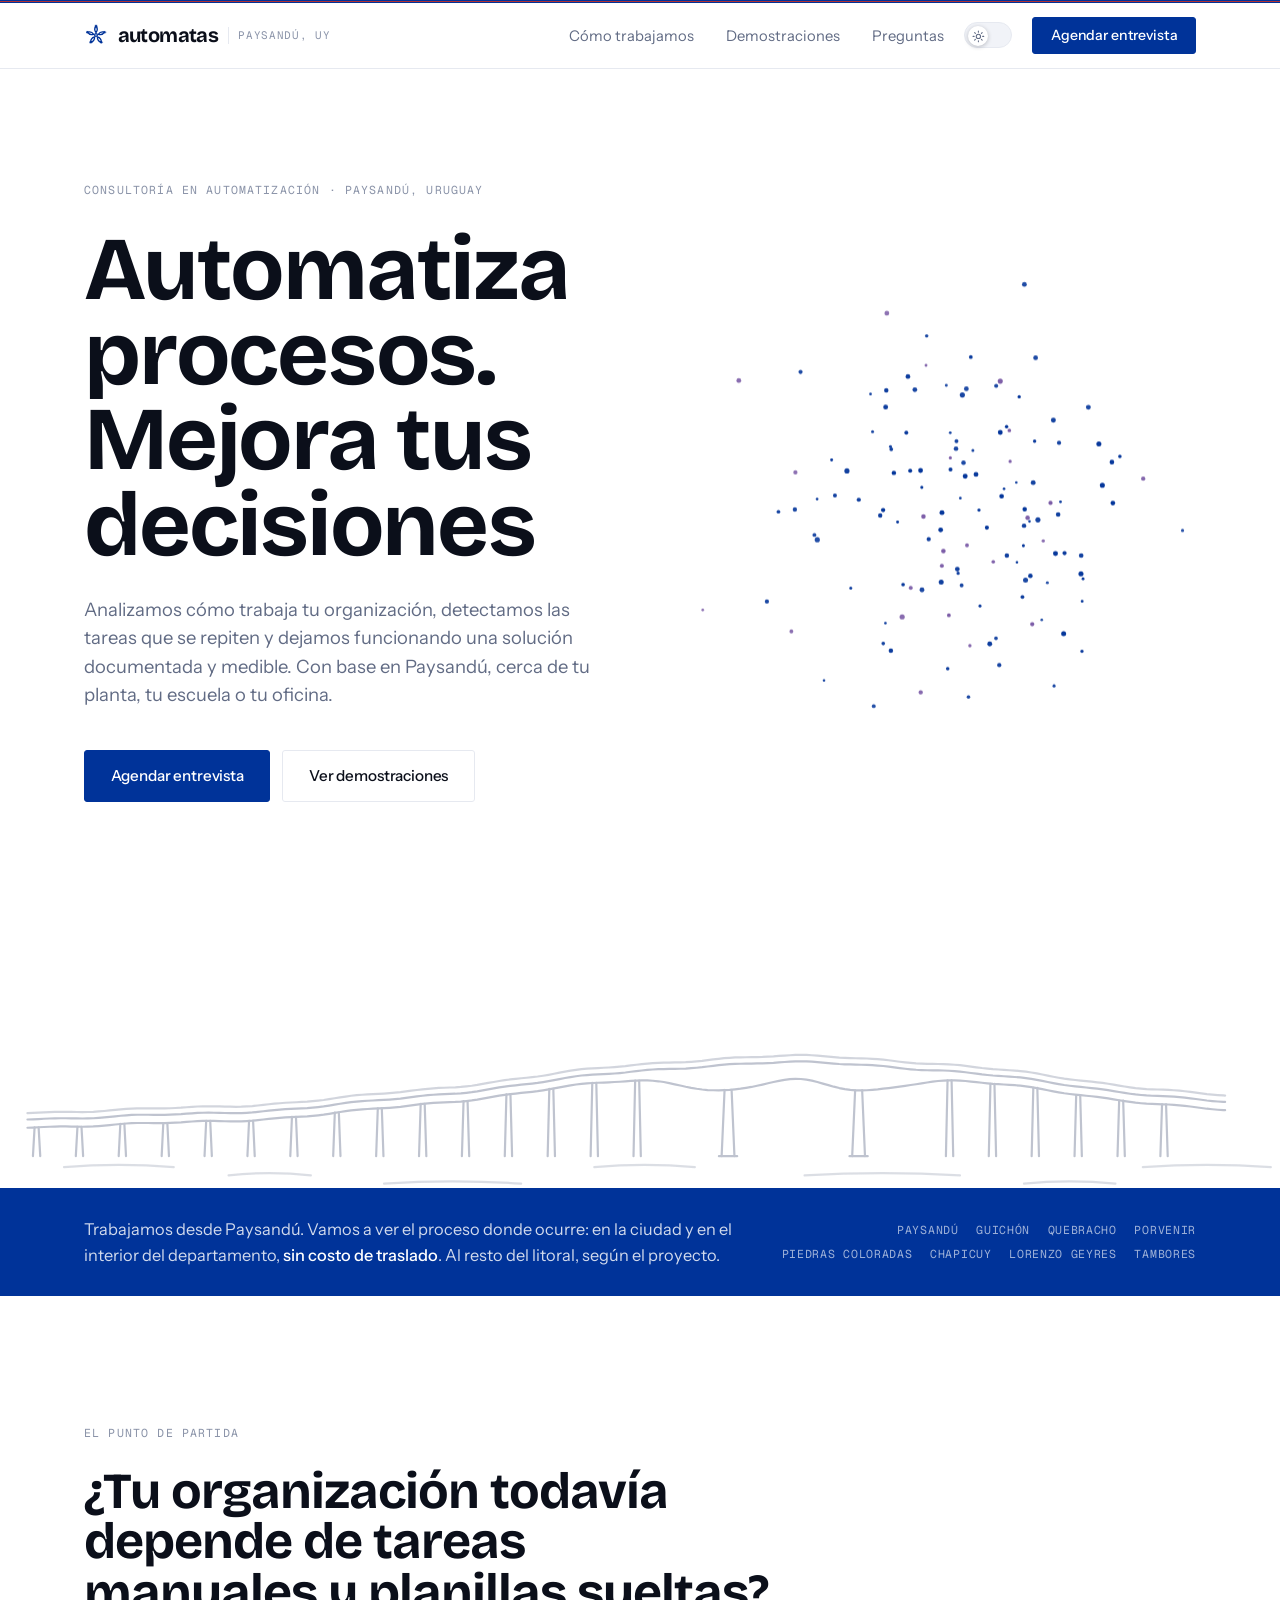
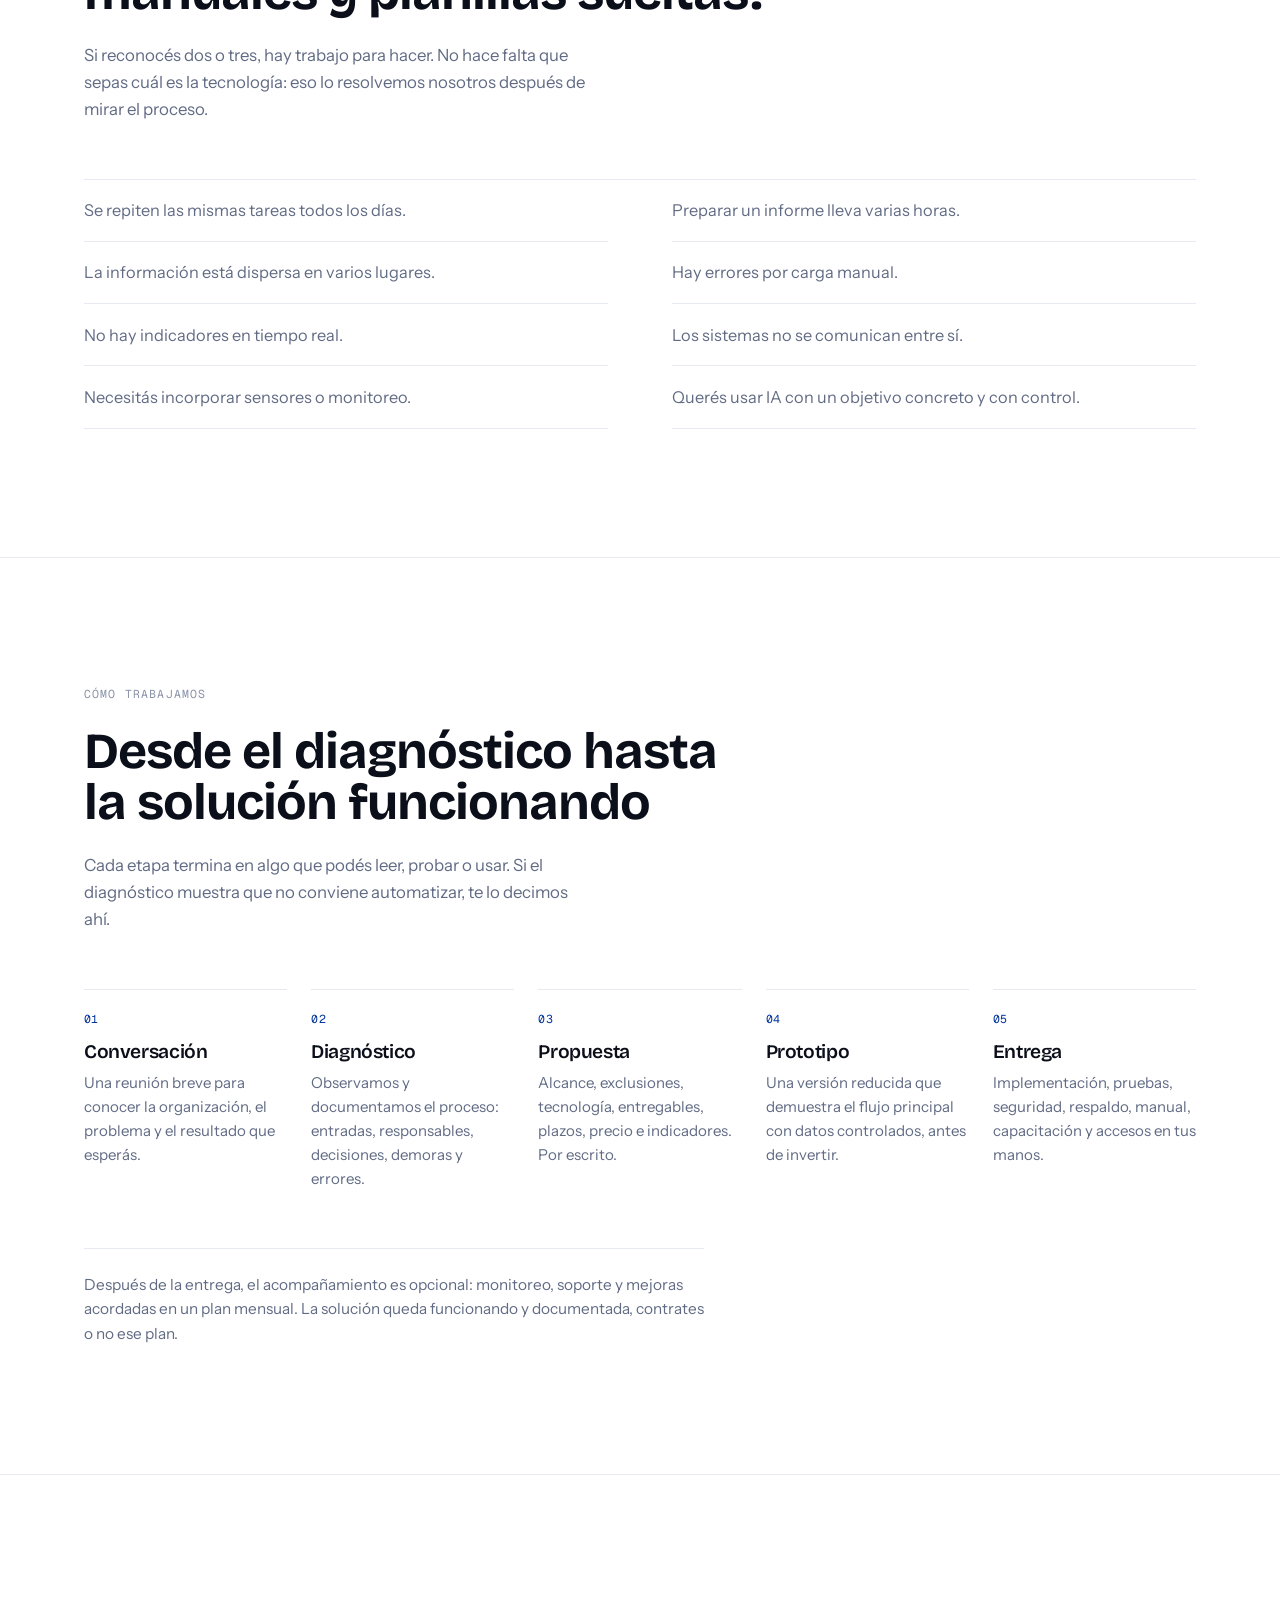
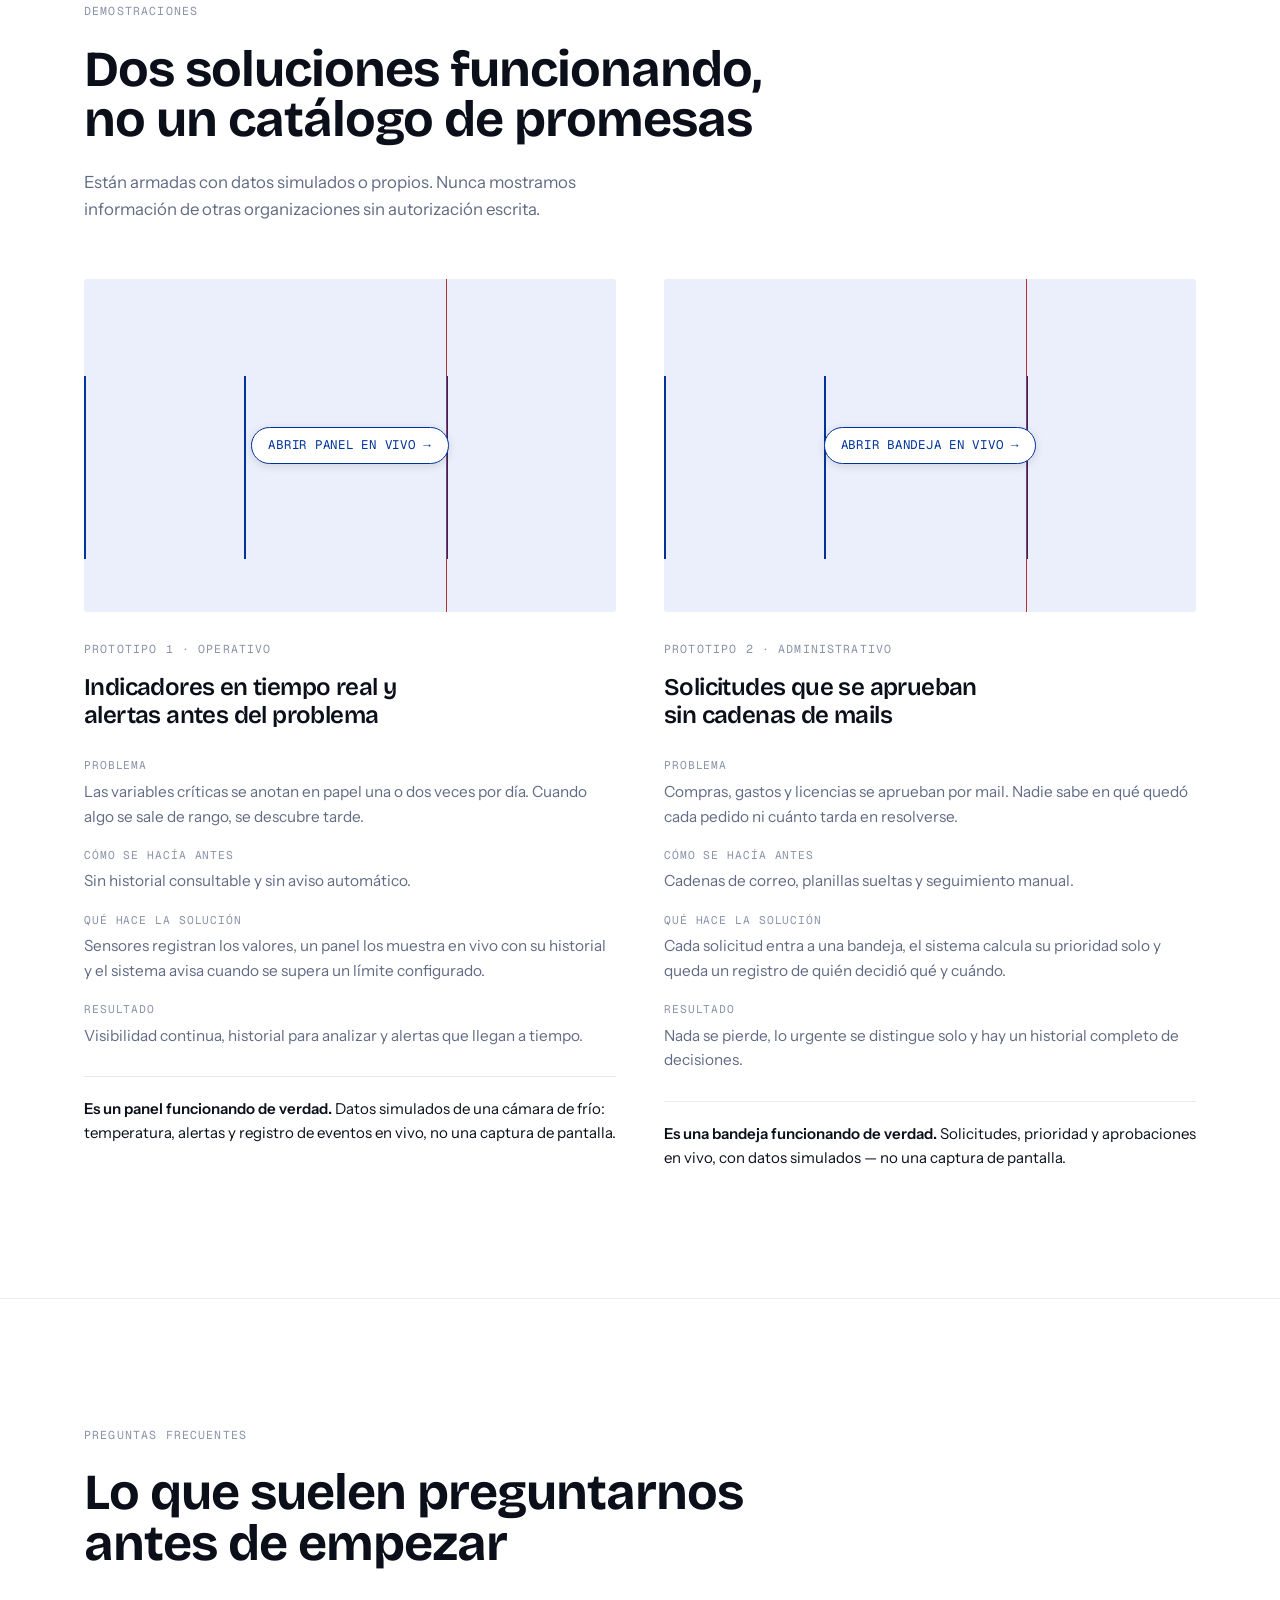
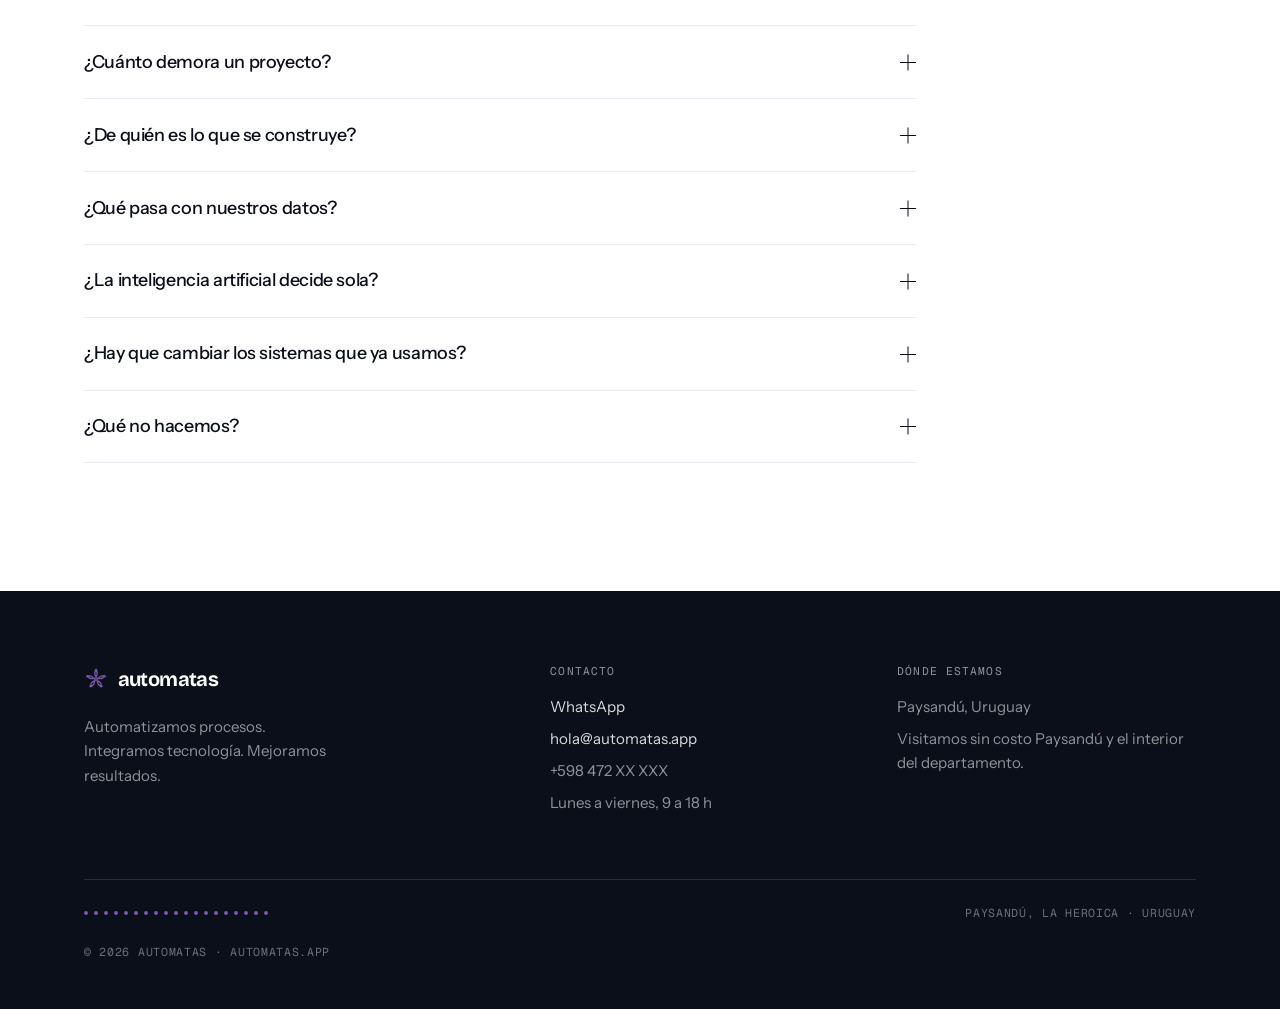
<file: index.html>
<!doctype html>
<html lang="es-UY">
  <head>
    <meta charset="utf-8" />
    <meta name="viewport" content="width=device-width, initial-scale=1" />

    <!--
      Aplica el tema elegido a mano (si hay uno guardado) antes de que se
      pinte nada: así no hay un parpadeo del tema del sistema al elegido.
      Sincrónico y arriba de todo a propósito, antes de leer estilos.css.
    -->
    <script>
      (function () {
        try {
          var t = localStorage.getItem('tema');
          if (t === 'claro' || t === 'oscuro') {
            document.documentElement.setAttribute('data-theme', t);
          }
        } catch (error) {}
      })();
    </script>

    <title>Automatiza procesos. Mejora tus decisiones · automatas</title>
    <meta
      name="description"
      content="Consultoría en automatización de procesos, inteligencia artificial aplicada y automatización de gestión. Con base en Paysandú, Uruguay."
    />
    <link rel="canonical" href="https://automatas.app/" />
    <link rel="icon" href="favicon.svg" type="image/svg+xml" />
    <meta
      name="theme-color"
      content="#ffffff"
      media="(prefers-color-scheme: light)"
    />
    <meta
      name="theme-color"
      content="#0c1120"
      media="(prefers-color-scheme: dark)"
    />

    <meta property="og:type" content="website" />
    <meta property="og:locale" content="es_UY" />
    <meta property="og:site_name" content="automatas" />
    <meta
      property="og:title"
      content="Automatiza procesos. Mejora tus decisiones"
    />
    <meta
      property="og:description"
      content="Analizamos cómo trabaja tu organización, detectamos las tareas que se repiten y dejamos funcionando una solución documentada y medible. Con base en Paysandú."
    />
    <meta property="og:url" content="https://automatas.app/" />

    <link rel="stylesheet" href="estilos.css" />

    <!--
      PENDIENTE: los datos de contacto son los únicos inventados del sitio.
      Reemplazá el número 5989XXXXXXX (acá abajo, en la sección diagnóstico y
      en el pie), el teléfono fijo, la casilla de correo y la zona.
    -->
    <script type="application/ld+json">
      {
        "@context": "https://schema.org",
        "@type": "ProfessionalService",
        "name": "automatas",
        "description": "Consultoría en automatización de procesos, inteligencia artificial aplicada y automatización de gestión.",
        "url": "https://automatas.app",
        "email": "hola@automatas.app",
        "telephone": "+598 472 XX XXX",
        "address": {
          "@type": "PostalAddress",
          "addressLocality": "Paysandú",
          "addressRegion": "Paysandú",
          "addressCountry": "UY"
        },
        "areaServed": [
          { "@type": "AdministrativeArea", "name": "Paysandú" },
          { "@type": "AdministrativeArea", "name": "Salto" },
          { "@type": "AdministrativeArea", "name": "Río Negro" }
        ],
        "knowsLanguage": "es-UY"
      }
    </script>
  </head>

  <body data-whatsapp="5989XXXXXXX">
    <a class="saltar" href="#contenido">Saltar al contenido</a>

    <!-- Las tres franjas de la bandera de Paysandú: azul, rojo, azul. -->
    <div class="franja-bandera"></div>

    <header class="barra">
      <nav class="contenedor barra__nav" aria-label="Principal">
        <a class="marca" href="#">
          <svg class="flor flor--marca" aria-hidden="true" xmlns="http://www.w3.org/2000/svg" viewBox="0 0 160 160" fill="none" stroke="currentColor" stroke-linecap="round" stroke-linejoin="round"><g stroke-width="9"><path d="M80.00 64.00 Q97.00 42.00 80.00 20.00 Q63.00 42.00 80.00 64.00Z"/><path d="M95.22 75.06 Q121.39 84.43 137.06 61.46 Q110.89 52.09 95.22 75.06Z"/><path d="M89.40 92.94 Q88.58 120.73 115.27 128.54 Q116.09 100.75 89.40 92.94Z"/><path d="M70.60 92.94 Q43.91 100.75 44.73 128.54 Q71.42 120.73 70.60 92.94Z"/><path d="M64.78 75.06 Q49.11 52.09 22.94 61.46 Q38.61 84.43 64.78 75.06Z"/><circle cx="80" cy="80" r="9"/></g><g fill="currentColor" stroke="none"><circle class="nodo nodo-a" cx="80.00" cy="20.00" r="8"/><circle class="nodo nodo-b" cx="137.06" cy="61.46" r="8"/><circle class="nodo nodo-c" cx="115.27" cy="128.54" r="8"/><circle class="nodo nodo-d" cx="44.73" cy="128.54" r="8"/><circle class="nodo nodo-e" cx="22.94" cy="61.46" r="8"/></g></svg>
          <span class="marca__nombre">automatas</span>
          <span class="marca__lugar">Paysandú, UY</span>
        </a>

        <ul class="barra__enlaces">
          <li><a href="#proceso">Cómo trabajamos</a></li>
          <li><a href="#demostraciones">Demostraciones</a></li>
          <li><a href="#preguntas">Preguntas</a></li>
        </ul>

        <button
          type="button"
          class="interruptor-tema"
          data-cambiar-tema
          aria-pressed="false"
          aria-label="Cambiar a modo oscuro"
        >
          <span class="interruptor-tema__perilla" aria-hidden="true">
            <svg
              class="interruptor-tema__icono interruptor-tema__icono--sol"
              viewBox="0 0 24 24"
              fill="none"
              stroke="currentColor"
              stroke-width="2"
              stroke-linecap="round"
              stroke-linejoin="round"
            >
              <circle cx="12" cy="12" r="4" />
              <path
                d="M12 2v2M12 20v2M4.93 4.93l1.41 1.41M17.66 17.66l1.41 1.41M2 12h2M20 12h2M4.93 19.07l1.41-1.41M17.66 6.34l1.41-1.41"
              />
            </svg>
            <svg
              class="interruptor-tema__icono interruptor-tema__icono--luna"
              viewBox="0 0 24 24"
              fill="currentColor"
              stroke="none"
            >
              <path d="M20 14.5A8 8 0 1 1 9.5 4a6.5 6.5 0 0 0 10.5 10.5Z" />
            </svg>
          </span>
        </button>

        <button
          type="button"
          class="boton boton--chico"
          data-abrir-diagnostico
        >
          Agendar entrevista
        </button>
      </nav>
    </header>

    <main id="contenido">
      <!-- ---------- portada ---------- -->
      <section class="portada">
        <!--
          Partículas que atraviesan todo el fondo del hero y se ensamblan
          en la flor: ver app.js. Sin JavaScript o con "reducir movimiento"
          activado, este canvas queda vacío y la flor de abajo se muestra
          directamente — nunca depende de él para verse.
        -->
        <canvas id="particulas-flor" class="portada__particulas" aria-hidden="true"></canvas>
        <div class="contenedor portada__grilla">
          <div>
            <p class="antetitulo">
              Consultoría en automatización · Paysandú, Uruguay
            </p>

            <h1>Automatiza procesos. Mejora tus decisiones</h1>

            <p class="portada__bajada">
              Analizamos cómo trabaja tu organización, detectamos las tareas que
              se repiten y dejamos funcionando una solución documentada y
              medible. Con base en Paysandú, cerca de tu planta, tu escuela o tu
              oficina.
            </p>

            <div class="portada__acciones">
              <button type="button" class="boton" data-abrir-diagnostico>
                Agendar entrevista
              </button>
              <a class="boton boton--linea" href="#demostraciones"
                >Ver demostraciones</a
              >
            </div>

            <p class="portada__micro">
              Primera conversación sin costo · Respondemos el mismo día hábil
            </p>
          </div>

          <div class="portada__marca" aria-hidden="true">
            <svg class="flor" aria-hidden="true" xmlns="http://www.w3.org/2000/svg" viewBox="0 0 160 160" fill="none" stroke="currentColor" stroke-linecap="round" stroke-linejoin="round"><g stroke-width="4.6"><path d="M80.00 64.00 Q99.00 41.00 80.00 18.00 Q61.00 41.00 80.00 64.00Z"/><path d="M95.22 75.06 Q122.96 86.02 138.97 60.84 Q111.22 49.88 95.22 75.06Z"/><path d="M89.40 92.94 Q87.55 122.72 116.44 130.16 Q118.29 100.38 89.40 92.94Z"/><path d="M70.60 92.94 Q41.71 100.38 43.56 130.16 Q72.45 122.72 70.60 92.94Z"/><path d="M64.78 75.06 Q48.78 49.88 21.03 60.84 Q37.04 86.02 64.78 75.06Z"/><circle cx="80" cy="80" r="9"/></g><g stroke-width="4.6"><circle class="nodo nodo-a" cx="80.00" cy="18.00" r="6.5"/><circle class="nodo nodo-b" cx="138.97" cy="60.84" r="6.5"/><circle class="nodo nodo-c" cx="116.44" cy="130.16" r="6.5"/><circle class="nodo nodo-d" cx="43.56" cy="130.16" r="6.5"/><circle class="nodo nodo-e" cx="21.03" cy="60.84" r="6.5"/></g></svg>
          </div>
        </div>
      </section>

      <!--
        Puente Internacional General Artigas (Paysandú-Colón), en elevación
        esquemática con sus proporciones reales: la aproximación larga del
        lado argentino, la corta del lado sanducero y el vano principal de
        140 m en volados sucesivos. Es fondo, no figura: gris claro, sin
        interacción, y el agua desemboca en la franja azul de territorio.
      -->
      <div class="puente" aria-hidden="true">
        <svg class="puente__dibujo" aria-hidden="true" xmlns="http://www.w3.org/2000/svg" viewBox="0 0 1400 250" fill="none" stroke="currentColor" stroke-width="2.4" stroke-linecap="round" stroke-linejoin="round"><polyline points="30.0,167.9 36.0,167.7 42.0,167.4 48.0,167.1 54.0,166.8 60.0,166.6 66.0,166.5 72.0,166.5 78.0,166.6 84.0,166.7 90.0,166.8 96.0,166.7 102.0,166.5 108.0,166.1 114.0,165.6 120.0,165.0 126.0,164.4 132.0,163.8 138.0,163.3 144.0,162.9 150.0,162.7 156.0,162.7 162.0,162.7 168.0,162.8 174.0,162.8 180.0,162.8 186.0,162.6 192.0,162.3 198.0,162.0 204.0,161.5 210.0,161.1 216.0,160.7 222.0,160.5 228.0,160.4 234.0,160.5 240.0,160.6 246.0,160.8 252.0,160.9 258.0,161.0 264.0,160.9 270.0,160.6 276.0,160.2 282.0,159.6 288.0,158.9 294.0,158.2 300.0,157.6 306.0,157.1 312.0,156.6 318.0,156.3 324.0,156.0 330.0,155.7 336.0,155.4 342.0,154.9 348.0,154.3 354.0,153.6 360.0,152.7 366.0,151.7 372.0,150.7 378.0,149.8 384.0,148.9 390.0,148.3 396.0,147.8 402.0,147.4 408.0,147.1 414.0,146.8 420.0,146.5 426.0,146.1 432.0,145.6 438.0,145.0 444.0,144.2 450.0,143.4 456.0,142.6 462.0,141.9 468.0,141.3 474.0,140.8 480.0,140.4 486.0,140.2 492.0,139.9 498.0,139.7 504.0,139.3 510.0,138.7 516.0,138.0 522.0,137.1 528.0,136.0 534.0,134.9 540.0,133.9 546.0,132.8 552.0,131.9 558.0,131.1 564.0,130.5 570.0,129.8 576.0,129.2 582.0,128.6 588.0,127.9 594.0,127.0 600.0,126.0 606.0,124.9 612.0,123.7 618.0,122.5 624.0,121.5 630.0,120.6 636.0,119.8 642.0,119.3 648.0,118.9 654.0,118.6 660.0,118.3 666.0,118.0 672.0,117.6 678.0,117.1 684.0,116.5 690.0,115.7 696.0,115.0 702.0,114.3 708.0,113.7 714.0,113.2 720.0,112.9 726.0,112.7 732.0,112.6 738.0,112.5 744.0,112.4 750.0,112.2 756.0,111.8 762.0,111.3 768.0,110.7 774.0,109.9 780.0,109.2 786.0,108.5 792.0,107.8 798.0,107.4 804.0,107.0 810.0,106.9 816.0,106.8 822.0,106.7 828.0,106.6 834.0,106.5 840.0,106.2 846.0,105.9 852.0,105.4 858.0,105.0 864.0,104.6 870.0,104.3 876.0,104.2 882.0,104.3 888.0,104.6 894.0,105.1 900.0,105.6 906.0,106.2 912.0,106.7 918.0,107.2 924.0,107.5 930.0,107.7 936.0,107.9 942.0,108.0 948.0,108.2 954.0,108.5 960.0,108.9 966.0,109.4 972.0,110.1 978.0,110.9 984.0,111.7 990.0,112.4 996.0,113.0 1002.0,113.5 1008.0,113.8 1014.0,114.0 1020.0,114.1 1026.0,114.2 1032.0,114.3 1038.0,114.6 1044.0,115.0 1050.0,115.5 1056.0,116.2 1062.0,117.0 1068.0,117.8 1074.0,118.6 1080.0,119.2 1086.0,119.8 1092.0,120.2 1098.0,120.6 1104.0,121.0 1110.0,121.4 1116.0,121.9 1122.0,122.6 1128.0,123.5 1134.0,124.5 1140.0,125.7 1146.0,126.9 1152.0,128.1 1158.0,129.2 1164.0,130.2 1170.0,131.0 1176.0,131.7 1182.0,132.3 1188.0,132.9 1194.0,133.5 1200.0,134.2 1206.0,134.9 1212.0,135.8 1218.0,136.8 1224.0,137.8 1230.0,138.8 1236.0,139.7 1242.0,140.5 1248.0,141.1 1254.0,141.6 1260.0,141.9 1266.0,142.1 1272.0,142.3 1278.0,142.5 1284.0,142.9 1290.0,143.4 1296.0,144.0 1302.0,144.7 1308.0,145.5 1314.0,146.3 1320.0,147.1 1326.0,147.7 1332.0,148.2 1338.0,148.6 1340.0,148.7"/><polyline points="30.0,160.9 36.0,160.7 42.0,160.4 48.0,160.1 54.0,159.8 60.0,159.6 66.0,159.5 72.0,159.5 78.0,159.6 84.0,159.7 90.0,159.8 96.0,159.7 102.0,159.5 108.0,159.1 114.0,158.6 120.0,158.0 126.0,157.4 132.0,156.8 138.0,156.3 144.0,155.9 150.0,155.7 156.0,155.7 162.0,155.7 168.0,155.8 174.0,155.8 180.0,155.8 186.0,155.6 192.0,155.3 198.0,155.0 204.0,154.5 210.0,154.1 216.0,153.7 222.0,153.5 228.0,153.4 234.0,153.5 240.0,153.6 246.0,153.8 252.0,153.9 258.0,154.0 264.0,153.9 270.0,153.6 276.0,153.2 282.0,152.6 288.0,151.9 294.0,151.2 300.0,150.6 306.0,150.1 312.0,149.6 318.0,149.3 324.0,149.0 330.0,148.7 336.0,148.4 342.0,147.9 348.0,147.3 354.0,146.6 360.0,145.7 366.0,144.7 372.0,143.7 378.0,142.8 384.0,141.9 390.0,141.3 396.0,140.8 402.0,140.4 408.0,140.1 414.0,139.8 420.0,139.5 426.0,139.1 432.0,138.6 438.0,138.0 444.0,137.2 450.0,136.4 456.0,135.6 462.0,134.9 468.0,134.3 474.0,133.8 480.0,133.4 486.0,133.2 492.0,132.9 498.0,132.7 504.0,132.3 510.0,131.7 516.0,131.0 522.0,130.1 528.0,129.0 534.0,127.9 540.0,126.9 546.0,125.8 552.0,124.9 558.0,124.1 564.0,123.5 570.0,122.8 576.0,122.2 582.0,121.6 588.0,120.9 594.0,120.0 600.0,119.0 606.0,117.9 612.0,116.7 618.0,115.5 624.0,114.5 630.0,113.6 636.0,112.8 642.0,112.3 648.0,111.9 654.0,111.6 660.0,111.3 666.0,111.0 672.0,110.6 678.0,110.1 684.0,109.5 690.0,108.7 696.0,108.0 702.0,107.3 708.0,106.7 714.0,106.2 720.0,105.9 726.0,105.7 732.0,105.6 738.0,105.5 744.0,105.4 750.0,105.2 756.0,104.8 762.0,104.3 768.0,103.7 774.0,102.9 780.0,102.2 786.0,101.5 792.0,100.8 798.0,100.4 804.0,100.0 810.0,99.9 816.0,99.8 822.0,99.7 828.0,99.6 834.0,99.5 840.0,99.2 846.0,98.9 852.0,98.4 858.0,98.0 864.0,97.6 870.0,97.3 876.0,97.2 882.0,97.3 888.0,97.6 894.0,98.1 900.0,98.6 906.0,99.2 912.0,99.7 918.0,100.2 924.0,100.5 930.0,100.7 936.0,100.9 942.0,101.0 948.0,101.2 954.0,101.5 960.0,101.9 966.0,102.4 972.0,103.1 978.0,103.9 984.0,104.7 990.0,105.4 996.0,106.0 1002.0,106.5 1008.0,106.8 1014.0,107.0 1020.0,107.1 1026.0,107.2 1032.0,107.3 1038.0,107.6 1044.0,108.0 1050.0,108.5 1056.0,109.2 1062.0,110.0 1068.0,110.8 1074.0,111.6 1080.0,112.2 1086.0,112.8 1092.0,113.2 1098.0,113.6 1104.0,114.0 1110.0,114.4 1116.0,114.9 1122.0,115.6 1128.0,116.5 1134.0,117.5 1140.0,118.7 1146.0,119.9 1152.0,121.1 1158.0,122.2 1164.0,123.2 1170.0,124.0 1176.0,124.7 1182.0,125.3 1188.0,125.9 1194.0,126.5 1200.0,127.2 1206.0,127.9 1212.0,128.8 1218.0,129.8 1224.0,130.8 1230.0,131.8 1236.0,132.7 1242.0,133.5 1248.0,134.1 1254.0,134.6 1260.0,134.9 1266.0,135.1 1272.0,135.3 1278.0,135.5 1284.0,135.9 1290.0,136.4 1296.0,137.0 1302.0,137.7 1308.0,138.5 1314.0,139.3 1320.0,140.1 1326.0,140.7 1332.0,141.2 1338.0,141.6 1340.0,141.7" opacity=".7"/><polyline points="30.0,176.9 36.0,176.7 42.0,176.4 48.0,176.1 54.0,175.8 60.0,175.6 66.0,175.5 72.0,175.5 78.0,175.6 84.0,175.7 90.0,175.8 96.0,175.7 102.0,175.5 108.0,175.1 114.0,174.6 120.0,174.0 126.0,173.4 132.0,172.8 138.0,172.3 144.0,171.9 150.0,171.7 156.0,171.7 162.0,171.7 168.0,171.8 174.0,171.8 180.0,171.8 186.0,171.6 192.0,171.3 198.0,171.0 204.0,170.5 210.0,170.1 216.0,169.7 222.0,169.5 228.0,169.4 234.0,169.5 240.0,169.6 246.0,169.8 252.0,169.9 258.0,170.0 264.0,169.9 270.0,169.6 276.0,169.2 282.0,168.6 288.0,167.9 294.0,167.2 300.0,166.6 306.0,166.1 312.0,165.6 318.0,165.3 324.0,165.0 330.0,164.7 336.0,164.4 342.0,163.9 348.0,163.3 354.0,162.6 360.0,161.7 366.0,160.7 372.0,159.7 378.0,158.8 384.0,157.9 390.0,157.3 396.0,156.8 402.0,156.4 408.0,156.1 414.0,155.8 420.0,155.5 426.0,155.1 432.0,154.6 438.0,154.0 444.0,153.2 450.0,152.4 456.0,151.6 462.0,150.9 468.0,150.3 474.0,149.8 480.0,149.4 486.0,149.2 492.0,148.9 498.0,148.7 504.0,148.3 510.0,147.7 516.0,147.0 522.0,146.1 528.0,145.0 534.0,143.9 540.0,142.9 546.0,141.8 552.0,140.9 558.0,140.1 564.0,139.5 570.0,138.8 576.0,138.2 582.0,137.6 588.0,136.9 594.0,136.0 600.0,135.0 606.0,133.9 612.0,132.7 618.0,131.6 624.0,130.5 630.0,129.6 636.0,128.9 642.0,128.3 648.0,128.0 654.0,127.7 660.0,127.5 666.0,127.2 672.0,126.9 678.0,126.6 684.0,126.2 690.0,125.7 696.0,125.4 702.0,125.2 708.0,125.2 714.0,125.5 720.0,126.1 726.0,126.9 732.0,128.1 738.0,129.4 744.0,130.7 750.0,132.1 756.0,133.3 762.0,134.3 768.0,135.1 774.0,135.7 780.0,135.9 786.0,136.0 792.0,135.8 798.0,135.5 804.0,134.9 810.0,134.2 816.0,133.3 822.0,132.3 828.0,131.0 834.0,129.7 840.0,128.3 846.0,126.9 852.0,125.6 858.0,124.5 864.0,123.7 870.0,123.4 876.0,123.6 882.0,124.3 888.0,125.4 894.0,126.9 900.0,128.6 906.0,130.3 912.0,132.0 918.0,133.5 924.0,134.7 930.0,135.5 936.0,136.0 942.0,136.1 948.0,135.9 954.0,135.4 960.0,134.9 966.0,134.2 972.0,133.5 978.0,132.7 984.0,131.9 990.0,131.1 996.0,130.2 1002.0,129.3 1008.0,128.3 1014.0,127.4 1020.0,126.5 1026.0,125.8 1032.0,125.3 1038.0,125.1 1044.0,125.1 1050.0,125.3 1056.0,125.8 1062.0,126.4 1068.0,127.0 1074.0,127.7 1080.0,128.3 1086.0,128.9 1092.0,129.3 1098.0,129.6 1104.0,130.0 1110.0,130.4 1116.0,130.9 1122.0,131.6 1128.0,132.5 1134.0,133.5 1140.0,134.7 1146.0,135.9 1152.0,137.1 1158.0,138.2 1164.0,139.2 1170.0,140.0 1176.0,140.7 1182.0,141.3 1188.0,141.9 1194.0,142.5 1200.0,143.2 1206.0,143.9 1212.0,144.8 1218.0,145.8 1224.0,146.8 1230.0,147.8 1236.0,148.7 1242.0,149.5 1248.0,150.1 1254.0,150.6 1260.0,150.9 1266.0,151.1 1272.0,151.3 1278.0,151.5 1284.0,151.9 1290.0,152.4 1296.0,153.0 1302.0,153.7 1308.0,154.5 1314.0,155.3 1320.0,156.1 1326.0,156.7 1332.0,157.2 1338.0,157.6 1340.0,157.7"/><line x1="37.8" y1="176.5" x2="36.0" y2="208.0"/><line x1="42.2" y1="176.5" x2="44.0" y2="208.0"/><line x1="84.7" y1="175.8" x2="82.9" y2="208.0"/><line x1="89.1" y1="175.8" x2="90.9" y2="208.0"/><line x1="131.6" y1="172.6" x2="129.8" y2="208.0"/><line x1="136.0" y1="172.6" x2="137.8" y2="208.0"/><line x1="178.6" y1="171.8" x2="176.8" y2="208.0"/><line x1="183.0" y1="171.8" x2="184.8" y2="208.0"/><line x1="225.5" y1="169.4" x2="223.7" y2="208.0"/><line x1="229.9" y1="169.4" x2="231.7" y2="208.0"/><line x1="272.4" y1="169.3" x2="270.6" y2="208.0"/><line x1="276.8" y1="169.3" x2="278.6" y2="208.0"/><line x1="319.3" y1="165.1" x2="317.5" y2="208.0"/><line x1="323.7" y1="165.1" x2="325.5" y2="208.0"/><line x1="366.2" y1="160.3" x2="364.4" y2="208.0"/><line x1="370.6" y1="160.3" x2="372.4" y2="208.0"/><line x1="413.2" y1="155.8" x2="411.4" y2="208.0"/><line x1="417.6" y1="155.8" x2="419.4" y2="208.0"/><line x1="460.1" y1="150.8" x2="458.3" y2="208.0"/><line x1="464.5" y1="150.8" x2="466.3" y2="208.0"/><line x1="507.0" y1="147.8" x2="505.2" y2="208.0"/><line x1="511.4" y1="147.8" x2="513.2" y2="208.0"/><line x1="553.9" y1="140.4" x2="552.1" y2="208.0"/><line x1="558.3" y1="140.4" x2="560.1" y2="208.0"/><line x1="600.8" y1="134.4" x2="599.0" y2="208.0"/><line x1="605.2" y1="134.4" x2="607.0" y2="208.0"/><line x1="647.8" y1="127.9" x2="646.0" y2="208.0"/><line x1="652.2" y1="127.9" x2="654.0" y2="208.0"/><line x1="694.7" y1="125.3" x2="692.9" y2="208.0"/><line x1="699.1" y1="125.3" x2="700.9" y2="208.0"/><line x1="792.5" y1="135.6" x2="789.3" y2="208.0"/><line x1="800.2" y1="135.6" x2="803.3" y2="208.0"/><line x1="786.3" y1="208.0" x2="806.3" y2="208.0"/><line x1="935.3" y1="136.1" x2="932.1" y2="208.0"/><line x1="943.0" y1="136.1" x2="946.1" y2="208.0"/><line x1="929.1" y1="208.0" x2="949.1" y2="208.0"/><line x1="1036.4" y1="125.0" x2="1034.6" y2="208.0"/><line x1="1040.8" y1="125.0" x2="1042.6" y2="208.0"/><line x1="1083.3" y1="128.8" x2="1081.5" y2="208.0"/><line x1="1087.7" y1="128.8" x2="1089.5" y2="208.0"/><line x1="1130.2" y1="133.2" x2="1128.4" y2="208.0"/><line x1="1134.6" y1="133.2" x2="1136.4" y2="208.0"/><line x1="1177.1" y1="141.1" x2="1175.3" y2="208.0"/><line x1="1181.5" y1="141.1" x2="1183.3" y2="208.0"/><line x1="1224.1" y1="147.2" x2="1222.3" y2="208.0"/><line x1="1228.5" y1="147.2" x2="1230.3" y2="208.0"/><line x1="1271.0" y1="151.3" x2="1269.2" y2="208.0"/><line x1="1275.4" y1="151.3" x2="1277.2" y2="208.0"/><path d="M70 220.0 q60 -5 120 0" opacity=".55"/><path d="M250 229.0 q45 -5 90 0" opacity=".55"/><path d="M420 238.0 q75 -5 150 0" opacity=".55"/><path d="M650 220.0 q55 -5 110 0" opacity=".55"/><path d="M880 229.0 q85 -5 170 0" opacity=".55"/><path d="M1120 238.0 q50 -5 100 0" opacity=".55"/><path d="M1250 220.0 q70 -5 140 0" opacity=".55"/></svg>
      </div>

      <!-- ---------- franja de territorio ---------- -->
      <section class="territorio">
        <div class="contenedor territorio__grilla">
          <p>
            Trabajamos desde Paysandú. Vamos a ver el proceso donde ocurre: en la
            ciudad y en el interior del departamento,
            <strong>sin costo de traslado</strong>. Al resto del litoral, según
            el proyecto.
          </p>
          <ul>
            <li>Paysandú</li>
            <li>Guichón</li>
            <li>Quebracho</li>
            <li>Porvenir</li>
            <li>Piedras Coloradas</li>
            <li>Chapicuy</li>
            <li>Lorenzo Geyres</li>
            <li>Tambores</li>
          </ul>
        </div>
      </section>

      <!-- ---------- problemas ---------- -->
      <section class="seccion">
        <div class="contenedor">
          <p class="antetitulo">El punto de partida</p>
          <h2 class="titulo">
            ¿Tu organización todavía depende de tareas manuales y planillas
            sueltas?
          </h2>
          <p class="entrada">
            Si reconocés dos o tres, hay trabajo para hacer. No hace falta que
            sepas cuál es la tecnología: eso lo resolvemos nosotros después de
            mirar el proceso.
          </p>

          <ul class="sintomas">
            <li>Se repiten las mismas tareas todos los días.</li>
            <li>Preparar un informe lleva varias horas.</li>
            <li>La información está dispersa en varios lugares.</li>
            <li>Hay errores por carga manual.</li>
            <li>No hay indicadores en tiempo real.</li>
            <li>Los sistemas no se comunican entre sí.</li>
            <li>Necesitás incorporar sensores o monitoreo.</li>
            <li>Querés usar IA con un objetivo concreto y con control.</li>
          </ul>
        </div>
      </section>

      <!-- ---------- cómo trabajamos ---------- -->
      <section class="seccion seccion--linea" id="proceso">
        <div class="contenedor">
          <p class="antetitulo">Cómo trabajamos</p>
          <h2 class="titulo">Desde el diagnóstico hasta la solución funcionando</h2>
          <p class="entrada">
            Cada etapa termina en algo que podés leer, probar o usar. Si el
            diagnóstico muestra que no conviene automatizar, te lo decimos ahí.
          </p>

          <ol class="etapas">
            <li class="etapa">
              <span class="etapa__numero">01</span>
              <h3>Conversación</h3>
              <p>
                Una reunión breve para conocer la organización, el problema y el
                resultado que esperás.
              </p>
            </li>
            <li class="etapa">
              <span class="etapa__numero">02</span>
              <h3>Diagnóstico</h3>
              <p>
                Observamos y documentamos el proceso: entradas, responsables,
                decisiones, demoras y errores.
              </p>
            </li>
            <li class="etapa">
              <span class="etapa__numero">03</span>
              <h3>Propuesta</h3>
              <p>
                Alcance, exclusiones, tecnología, entregables, plazos, precio e
                indicadores. Por escrito.
              </p>
            </li>
            <li class="etapa">
              <span class="etapa__numero">04</span>
              <h3>Prototipo</h3>
              <p>
                Una versión reducida que demuestra el flujo principal con datos
                controlados, antes de invertir.
              </p>
            </li>
            <li class="etapa">
              <span class="etapa__numero">05</span>
              <h3>Entrega</h3>
              <p>
                Implementación, pruebas, seguridad, respaldo, manual,
                capacitación y accesos en tus manos.
              </p>
            </li>
          </ol>

          <p class="apunte">
            Después de la entrega, el acompañamiento es opcional: monitoreo,
            soporte y mejoras acordadas en un plan mensual. La solución queda
            funcionando y documentada, contrates o no ese plan.
          </p>
        </div>
      </section>

      <!-- ---------- demostraciones ---------- -->
      <section class="seccion seccion--linea" id="demostraciones">
        <div class="contenedor">
          <p class="antetitulo">Demostraciones</p>
          <h2 class="titulo">Dos soluciones funcionando, no un catálogo de promesas</h2>
          <p class="entrada">
            Están armadas con datos simulados o propios. Nunca mostramos
            información de otras organizaciones sin autorización escrita.
          </p>

          <div class="columnas">
            <article class="demo">
              <a class="demo__captura demo__captura--enlace" href="demo/panel.html" target="_blank" rel="noopener">
                <span class="demo__jugar" aria-hidden="true">Abrir panel en vivo →</span>
              </a>
              <p class="antetitulo demo__antetitulo">Prototipo 1 · Operativo</p>
              <h3>Indicadores en tiempo real y alertas antes del problema</h3>
              <dl>
                <div>
                  <dt>Problema</dt>
                  <dd>
                    Las variables críticas se anotan en papel una o dos veces por
                    día. Cuando algo se sale de rango, se descubre tarde.
                  </dd>
                </div>
                <div>
                  <dt>Cómo se hacía antes</dt>
                  <dd>Sin historial consultable y sin aviso automático.</dd>
                </div>
                <div>
                  <dt>Qué hace la solución</dt>
                  <dd>
                    Sensores registran los valores, un panel los muestra en vivo
                    con su historial y el sistema avisa cuando se supera un
                    límite configurado.
                  </dd>
                </div>
                <div>
                  <dt>Resultado</dt>
                  <dd>
                    Visibilidad continua, historial para analizar y alertas que
                    llegan a tiempo.
                  </dd>
                </div>
              </dl>
              <p class="demo__vivo">
                <strong>Es un panel funcionando de verdad.</strong> Datos
                simulados de una cámara de frío: temperatura, alertas y
                registro de eventos en vivo, no una captura de pantalla.
              </p>
            </article>

            <article class="demo">
              <a class="demo__captura demo__captura--enlace" href="demo/aprobaciones.html" target="_blank" rel="noopener">
                <span class="demo__jugar" aria-hidden="true">Abrir bandeja en vivo →</span>
              </a>
              <p class="antetitulo demo__antetitulo">Prototipo 2 · Administrativo</p>
              <h3>Solicitudes que se aprueban sin cadenas de mails</h3>
              <dl>
                <div>
                  <dt>Problema</dt>
                  <dd>
                    Compras, gastos y licencias se aprueban por mail. Nadie
                    sabe en qué quedó cada pedido ni cuánto tarda en
                    resolverse.
                  </dd>
                </div>
                <div>
                  <dt>Cómo se hacía antes</dt>
                  <dd>Cadenas de correo, planillas sueltas y seguimiento manual.</dd>
                </div>
                <div>
                  <dt>Qué hace la solución</dt>
                  <dd>
                    Cada solicitud entra a una bandeja, el sistema calcula su
                    prioridad solo y queda un registro de quién decidió qué
                    y cuándo.
                  </dd>
                </div>
                <div>
                  <dt>Resultado</dt>
                  <dd>
                    Nada se pierde, lo urgente se distingue solo y hay un
                    historial completo de decisiones.
                  </dd>
                </div>
              </dl>
              <p class="demo__vivo">
                <strong>Es una bandeja funcionando de verdad.</strong>
                Solicitudes, prioridad y aprobaciones en vivo, con datos
                simulados — no una captura de pantalla.
              </p>
            </article>
          </div>
        </div>
      </section>

      <!-- ---------- preguntas ---------- -->
      <section class="seccion seccion--linea" id="preguntas">
        <div class="contenedor">
          <p class="antetitulo">Preguntas frecuentes</p>
          <h2 class="titulo">Lo que suelen preguntarnos antes de empezar</h2>

          <div class="preguntas">
            <details class="pregunta">
              <summary>
                ¿Cuánto demora un proyecto?<span class="mas" aria-hidden="true"></span>
              </summary>
              <p>
                El diagnóstico se entrega en una o dos semanas. Un prototipo
                funcional, entre dos y cuatro. Una implementación completa
                depende del alcance, y ese plazo queda escrito en la propuesta
                antes de empezar.
              </p>
            </details>

            <details class="pregunta">
              <summary>
                ¿De quién es lo que se construye?<span class="mas" aria-hidden="true"></span>
              </summary>
              <p>
                De tu organización. Entregamos el código, la documentación y
                todos los accesos. Preferimos estándares abiertos justamente para
                que no quedes atado a nosotros.
              </p>
            </details>

            <details class="pregunta">
              <summary>
                ¿Qué pasa con nuestros datos?<span class="mas" aria-hidden="true"></span>
              </summary>
              <p>
                Se trabaja con roles, credenciales protegidas, respaldos y
                ambientes separados. En los proyectos con IA definimos qué
                información puede usarse y cuál no, por escrito, antes de
                conectar nada.
              </p>
            </details>

            <details class="pregunta">
              <summary>
                ¿La inteligencia artificial decide sola?<span class="mas" aria-hidden="true"></span>
              </summary>
              <p>
                No. La IA asiste: clasifica, resume y propone borradores. Las
                decisiones sensibles quedan siempre bajo responsabilidad de una
                persona, y el sistema se diseña para que eso sea así.
              </p>
            </details>

            <details class="pregunta">
              <summary>
                ¿Hay que cambiar los sistemas que ya usamos?<span class="mas" aria-hidden="true"></span>
              </summary>
              <p>
                Casi nunca. La mayoría de las mejoras se consiguen conectando lo
                que ya tenés. Si algo conviene reemplazar, lo vas a ver
                justificado en el diagnóstico con números, no como recomendación
                genérica.
              </p>
            </details>

            <details class="pregunta">
              <summary>
                ¿Qué no hacemos?<span class="mas" aria-hidden="true"></span>
              </summary>
              <p>
                Automatización industrial crítica, programación de PLC e
                intervención eléctrica sobre maquinaria. Si tu proyecto necesita
                eso, lo decimos en la primera conversación y te orientamos hacia
                profesionales habilitados.
              </p>
            </details>
          </div>
        </div>
      </section>

      <!-- ---------- diagnóstico (ventana flotante) ---------- -->
      <dialog id="diagnostico" class="dialogo" aria-labelledby="dialogo-titulo">
        <div class="dialogo__cuerpo">
          <button
            type="button"
            class="dialogo__cerrar"
            data-cerrar-dialogo
            aria-label="Cerrar"
          ></button>

          <p class="antetitulo">Agendar</p>
          <h2 id="dialogo-titulo" class="titulo dialogo__titulo">
            Elegí un horario para la entrevista
          </h2>
          <p class="entrada">
            Es una primera conversación breve para entender tu proceso, sin
            costo. Si preferís contarnos antes por escrito, más abajo tenés
            WhatsApp y correo.
          </p>

          <!-- Google Calendar Appointment Scheduling -->
          <iframe
            class="dialogo__calendario"
            src="https://calendar.google.com/calendar/appointments/schedules/AcZssZ0PN3voO2tvHs3QAojVBqpX03A7SvEfb75-e73JlatlZuo6pVtjen7Sthr9AGQ-1W6OCWRN5RPl?gv=true"
            title="Elegí un horario para la entrevista"
            frameborder="0"
          ></iframe>

          <dl class="datos dialogo__datos">
            <div>
              <dt>WhatsApp</dt>
              <dd>
                <a
                  href="https://wa.me/5989XXXXXXX?text=Hola%2C%20quiero%20consultar%20por%20un%20proceso%20que%20necesitamos%20mejorar."
                  rel="noopener"
                  >+598 9X XXX XXX</a
                >
              </dd>
            </div>
            <div>
              <dt>Correo</dt>
              <dd><a href="mailto:hola@automatas.app">hola@automatas.app</a></dd>
            </div>
            <div>
              <dt>Horario</dt>
              <dd>Lunes a viernes, 9 a 18 h</dd>
            </div>
          </dl>
        </div>
      </dialog>
    </main>

    <footer class="pie">
      <div class="contenedor">
        <div class="pie__grilla">
          <div>
            <span class="marca">
              <svg class="flor flor--marca" aria-hidden="true" xmlns="http://www.w3.org/2000/svg" viewBox="0 0 160 160" fill="none" stroke="currentColor" stroke-linecap="round" stroke-linejoin="round"><g stroke-width="9"><path d="M80.00 64.00 Q97.00 42.00 80.00 20.00 Q63.00 42.00 80.00 64.00Z"/><path d="M95.22 75.06 Q121.39 84.43 137.06 61.46 Q110.89 52.09 95.22 75.06Z"/><path d="M89.40 92.94 Q88.58 120.73 115.27 128.54 Q116.09 100.75 89.40 92.94Z"/><path d="M70.60 92.94 Q43.91 100.75 44.73 128.54 Q71.42 120.73 70.60 92.94Z"/><path d="M64.78 75.06 Q49.11 52.09 22.94 61.46 Q38.61 84.43 64.78 75.06Z"/><circle cx="80" cy="80" r="9"/></g><g fill="currentColor" stroke="none"><circle class="nodo nodo-a" cx="80.00" cy="20.00" r="8"/><circle class="nodo nodo-b" cx="137.06" cy="61.46" r="8"/><circle class="nodo nodo-c" cx="115.27" cy="128.54" r="8"/><circle class="nodo nodo-d" cx="44.73" cy="128.54" r="8"/><circle class="nodo nodo-e" cx="22.94" cy="61.46" r="8"/></g></svg>
              <span class="marca__nombre">automatas</span>
            </span>
            <p class="pie__lema">
              Automatizamos procesos. Integramos tecnología. Mejoramos
              resultados.
            </p>
          </div>

          <div class="pie__bloque">
            <span class="pie__titulo">Contacto</span>
            <a
              href="https://wa.me/5989XXXXXXX?text=Hola%2C%20quiero%20consultar%20por%20un%20proceso%20que%20necesitamos%20mejorar."
              rel="noopener"
              >WhatsApp</a
            >
            <a href="mailto:hola@automatas.app">hola@automatas.app</a>
            <span>+598 472 XX XXX</span>
            <span>Lunes a viernes, 9 a 18 h</span>
          </div>

          <div class="pie__bloque">
            <span class="pie__titulo">Dónde estamos</span>
            <span>Paysandú, Uruguay</span>
            <span
              >Visitamos sin costo Paysandú y el interior del departamento.</span
            >
          </div>
        </div>

        <div class="pie__cierre">
          <!-- Diecinueve puntos: los diecinueve departamentos, como en la bandera. -->
          <div class="departamentos" aria-hidden="true">
            <span></span><span></span><span></span><span></span><span></span>
            <span></span><span></span><span></span><span></span><span></span>
            <span></span><span></span><span></span><span></span><span></span>
            <span></span><span></span><span></span><span></span>
          </div>
          <p class="firma">Paysandú, la Heroica · Uruguay</p>
        </div>

        <p class="copyright">© 2026 automatas · automatas.app</p>
      </div>
    </footer>

    <script src="app.js"></script>
  </body>
</html>
</file>
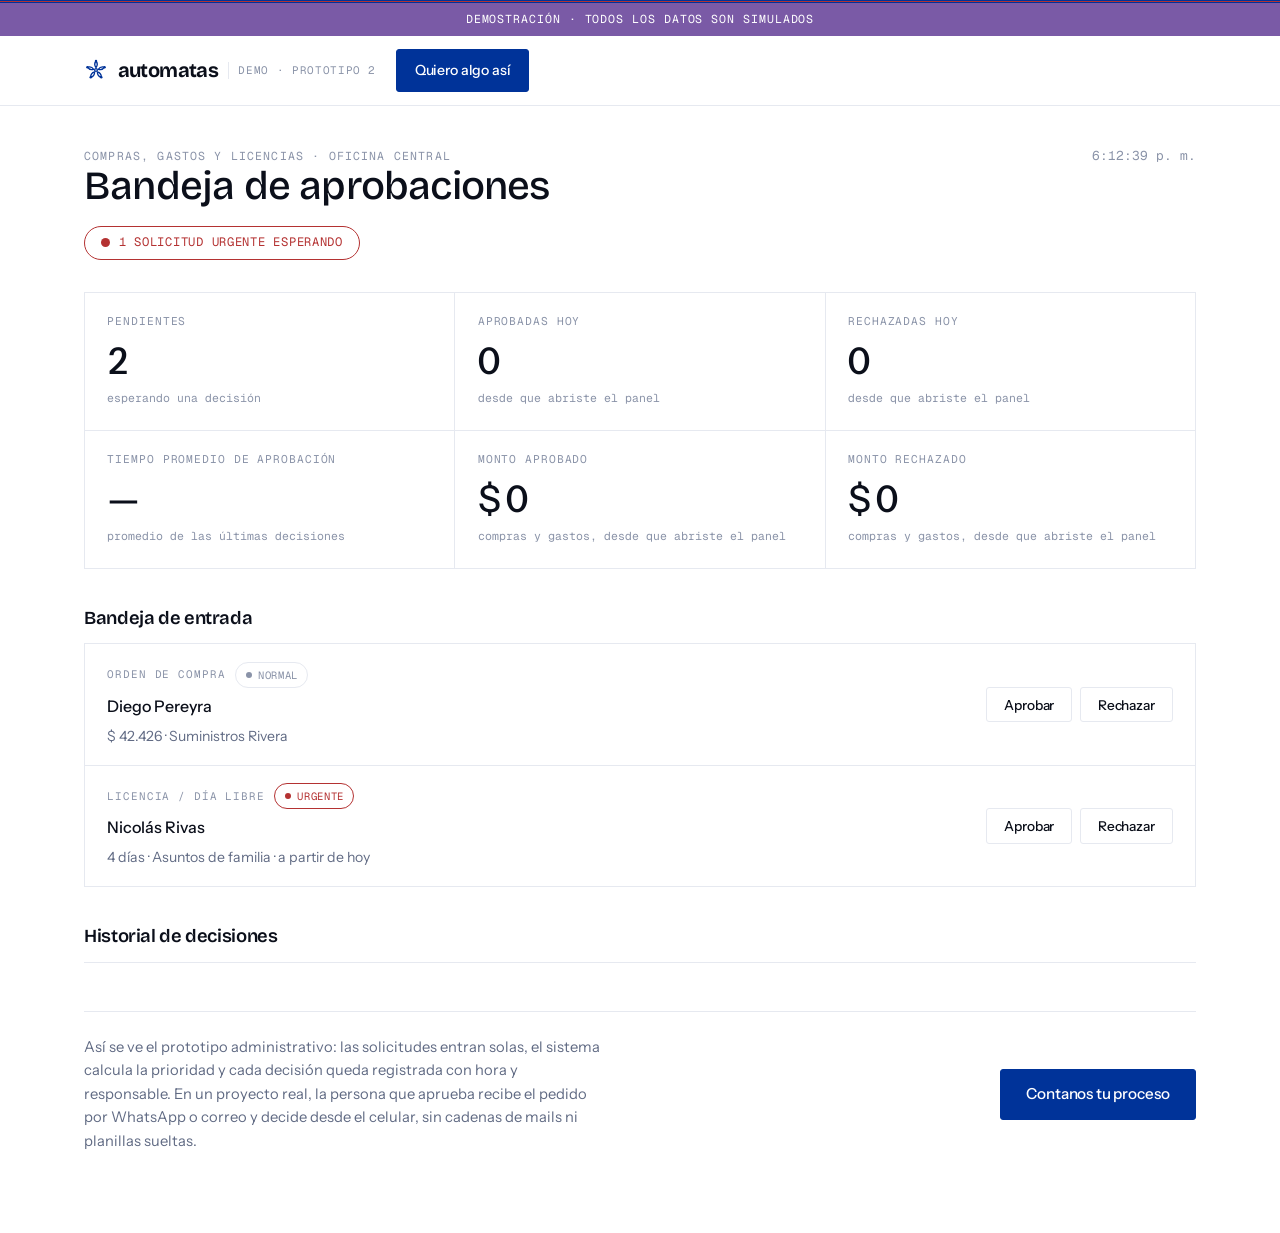
<file: demo/aprobaciones.html>
<!doctype html>
<html lang="es-UY">
  <head>
    <meta charset="utf-8" />
    <meta name="viewport" content="width=device-width, initial-scale=1" />
    <title>Bandeja de aprobaciones · demo · automatas</title>
    <meta
      name="description"
      content="Demostración del prototipo administrativo: bandeja de aprobaciones de compras, gastos y licencias, con prioridad automática y datos simulados."
    />
    <meta name="robots" content="noindex" />
    <link rel="icon" href="../favicon.svg" type="image/svg+xml" />
    <link rel="stylesheet" href="../estilos.css" />

    <style>
      /*
        Estilos propios de esta demo. Los tokens y las tipografías vienen de
        ../estilos.css; acá solo está lo que no existe en la landing.
        Todo el dato que se muestra es simulado: lo genera el script de abajo.
      */
      .aviso-demo {
        background: var(--lila);
        color: #fff;
        font-family: var(--mono);
        font-size: 0.72rem;
        letter-spacing: 0.08em;
        text-transform: uppercase;
        text-align: center;
        padding: 0.45rem 1rem;
      }

      .panel {
        padding: 2.5rem 0 5rem;
      }

      .panel__cabecera {
        display: flex;
        flex-wrap: wrap;
        align-items: baseline;
        justify-content: space-between;
        gap: 1rem;
      }
      .panel__cabecera h1 {
        font-size: clamp(1.7rem, 3.4vw, 2.5rem);
        font-weight: 500;
      }
      .reloj {
        font-family: var(--mono);
        font-size: 0.8rem;
        color: var(--gris-2);
        font-variant-numeric: tabular-nums;
      }

      /* estado general: una sola pastilla, arriba de todo */
      .estado-general {
        display: inline-flex;
        align-items: center;
        gap: 0.55rem;
        margin-top: 1.25rem;
        border: 1px solid var(--linea);
        border-radius: 999px;
        padding: 0.4rem 1rem;
        font-family: var(--mono);
        font-size: 0.76rem;
        letter-spacing: 0.06em;
        text-transform: uppercase;
        color: var(--gris);
      }
      .estado-general .punto {
        width: 9px;
        height: 9px;
        border-radius: 50%;
        background: var(--azul);
      }
      .estado-general[data-alerta='si'] {
        border-color: var(--rojo);
        color: var(--rojo);
      }
      .estado-general[data-alerta='si'] .punto {
        background: var(--rojo);
        animation: latido 1.1s ease-in-out infinite;
      }
      @keyframes latido {
        50% {
          opacity: 0.35;
        }
      }
      @media (prefers-reduced-motion: reduce) {
        .estado-general[data-alerta='si'] .punto {
          animation: none;
        }
      }

      .tiles {
        display: grid;
        gap: 1px;
        background: var(--linea);
        border: 1px solid var(--linea);
        margin-top: 2rem;
      }
      @media (min-width: 48rem) {
        .tiles {
          /* 18rem por tile fuerza tres por fila: dos filas de tres con los
             seis tiles actuales, con lugar de sobra para la etiqueta más
             larga ("Tiempo promedio de aprobación"). */
          grid-template-columns: repeat(auto-fit, minmax(18rem, 1fr));
        }
      }
      .tile {
        background: var(--papel);
        padding: 1.25rem 1.4rem 1.4rem;
      }
      .tile .etiqueta {
        margin-bottom: 0.75rem;
      }
      .tile__valor {
        font-size: 2.3rem;
        font-weight: 500;
        letter-spacing: -0.03em;
        font-variant-numeric: tabular-nums;
        line-height: 1;
      }
      .tile__valor small {
        font-size: 1.05rem;
        color: var(--gris-2);
        font-weight: 400;
        margin-left: 0.15rem;
      }
      .tile__detalle {
        margin-top: 0.6rem;
        font-family: var(--mono);
        font-size: 0.72rem;
        color: var(--gris-2);
        font-variant-numeric: tabular-nums;
      }
      .tile[data-alerta='si'] {
        box-shadow: inset 3px 0 0 var(--rojo);
      }
      .tile[data-alerta='si'] .tile__valor {
        color: var(--rojo);
      }

      /* bandeja de solicitudes entrantes */
      .bandeja {
        margin-top: 2.5rem;
      }
      .bandeja h2 {
        font-size: 1.15rem;
        font-weight: 600;
        letter-spacing: -0.02em;
      }
      .bandeja__lista {
        margin-top: 1rem;
        display: flex;
        flex-direction: column;
        gap: 1px;
        background: var(--linea);
        border: 1px solid var(--linea);
        max-height: 30rem;
        overflow-y: auto;
      }
      .bandeja__vacio {
        background: var(--papel);
        padding: 1.75rem 1.4rem;
        text-align: center;
        font-family: var(--mono);
        font-size: 0.78rem;
        color: var(--gris-2);
      }

      .solicitud {
        background: var(--papel);
        padding: 1.1rem 1.4rem;
        display: grid;
        grid-template-columns: 1fr auto;
        align-items: center;
        gap: 0.75rem 1.5rem;
        animation: aparecer 0.35s ease;
      }
      @keyframes aparecer {
        from {
          opacity: 0;
          transform: translateY(-6px);
        }
        to {
          opacity: 1;
          transform: none;
        }
      }
      @media (prefers-reduced-motion: reduce) {
        .solicitud {
          animation: none;
        }
      }
      .solicitud__info {
        display: flex;
        flex-direction: column;
        gap: 0.35rem;
        min-width: 0;
      }
      .solicitud__linea {
        display: flex;
        flex-wrap: wrap;
        align-items: center;
        gap: 0.6rem;
      }
      .solicitud__tipo {
        font-family: var(--mono);
        font-size: 0.68rem;
        letter-spacing: 0.08em;
        text-transform: uppercase;
        color: var(--gris-2);
      }
      .solicitud__titulo {
        font-size: 1rem;
        font-weight: 500;
        color: var(--tinta);
      }
      .solicitud__detalle {
        font-size: 0.88rem;
        color: var(--gris);
      }
      .pastilla {
        display: inline-flex;
        align-items: center;
        gap: 0.4rem;
        font-family: var(--mono);
        font-size: 0.66rem;
        letter-spacing: 0.06em;
        text-transform: uppercase;
        padding: 0.22rem 0.6rem;
        border-radius: 999px;
        border: 1px solid var(--linea);
        color: var(--gris-2);
        width: fit-content;
      }
      .pastilla::before {
        content: '';
        width: 6px;
        height: 6px;
        border-radius: 50%;
        background: var(--gris-2);
      }
      .pastilla[data-prioridad='urgente'] {
        border-color: var(--rojo);
        color: var(--rojo);
      }
      .pastilla[data-prioridad='urgente']::before {
        background: var(--rojo);
      }

      .solicitud__acciones {
        display: flex;
        gap: 0.5rem;
      }
      .solicitud__acciones button {
        font-family: var(--sans);
        font-size: 0.85rem;
        font-weight: 500;
        letter-spacing: -0.01em;
        padding: 0.55rem 1.05rem;
        border-radius: 3px;
        cursor: pointer;
        border: 1px solid var(--linea);
        background: transparent;
        color: var(--tinta);
        transition: background-color 0.15s ease, border-color 0.15s ease,
          color 0.15s ease;
      }
      .btn-aprobar {
        border-color: var(--azul);
        color: var(--azul);
      }
      .btn-aprobar:hover {
        background: var(--azul);
        color: #fff;
      }
      .btn-rechazar {
        border-color: var(--rojo);
        color: var(--rojo);
      }
      .btn-rechazar:hover {
        background: var(--rojo);
        color: #fff;
      }
      @media (max-width: 34rem) {
        .solicitud {
          grid-template-columns: 1fr;
        }
        .solicitud__acciones {
          justify-content: flex-start;
        }
      }

      .registro {
        margin-top: 2.5rem;
      }
      .registro h2 {
        font-size: 1.15rem;
        font-weight: 600;
        letter-spacing: -0.02em;
      }
      .registro ol {
        margin-top: 1rem;
        border-top: 1px solid var(--linea);
        max-height: 260px;
        overflow-y: auto;
      }
      .registro li {
        display: grid;
        grid-template-columns: 5.4rem 6.4rem 1fr;
        gap: 1rem;
        padding: 0.55rem 0;
        border-bottom: 1px solid var(--linea-2);
        font-size: 0.9rem;
        color: var(--gris);
      }
      .registro .hora {
        font-family: var(--mono);
        font-size: 0.76rem;
        color: var(--gris-2);
        font-variant-numeric: tabular-nums;
        padding-top: 0.1rem;
      }
      .registro .tipo {
        font-family: var(--mono);
        font-size: 0.7rem;
        letter-spacing: 0.06em;
        text-transform: uppercase;
        padding-top: 0.15rem;
      }
      .registro li[data-nivel='aprobada'] .tipo {
        color: var(--azul);
      }
      .registro li[data-nivel='rechazada'] .tipo {
        color: var(--rojo);
      }

      .pie-demo {
        margin-top: 3rem;
        border-top: 1px solid var(--linea);
        padding-top: 1.5rem;
        display: flex;
        flex-wrap: wrap;
        justify-content: space-between;
        gap: 1rem;
        align-items: center;
      }
      .pie-demo p {
        color: var(--gris);
        font-size: 0.92rem;
        max-width: 52ch;
      }
    </style>
  </head>

  <body>
    <div class="franja-bandera"></div>
    <p class="aviso-demo">Demostración · todos los datos son simulados</p>

    <header class="barra">
      <nav class="contenedor barra__nav" aria-label="Principal">
        <a class="marca" href="../index.html">
          <svg class="flor flor--marca" aria-hidden="true" xmlns="http://www.w3.org/2000/svg" viewBox="0 0 160 160" fill="none" stroke="currentColor" stroke-linecap="round" stroke-linejoin="round"><g stroke-width="9"><path d="M80.00 64.00 Q97.00 42.00 80.00 20.00 Q63.00 42.00 80.00 64.00Z"/><path d="M95.22 75.06 Q121.39 84.43 137.06 61.46 Q110.89 52.09 95.22 75.06Z"/><path d="M89.40 92.94 Q88.58 120.73 115.27 128.54 Q116.09 100.75 89.40 92.94Z"/><path d="M70.60 92.94 Q43.91 100.75 44.73 128.54 Q71.42 120.73 70.60 92.94Z"/><path d="M64.78 75.06 Q49.11 52.09 22.94 61.46 Q38.61 84.43 64.78 75.06Z"/><circle cx="80" cy="80" r="9"/></g><g fill="currentColor" stroke="none"><circle cx="80.00" cy="20.00" r="8"/><circle cx="137.06" cy="61.46" r="8"/><circle cx="115.27" cy="128.54" r="8"/><circle cx="44.73" cy="128.54" r="8"/><circle cx="22.94" cy="61.46" r="8"/></g></svg>
          <span class="marca__nombre">automatas</span>
          <span class="marca__lugar">Demo · Prototipo 2</span>
        </a>
        <a class="boton boton--chico" href="../index.html#diagnostico"
          >Quiero algo así</a
        >
      </nav>
    </header>

    <main class="panel">
      <div class="contenedor">
        <div class="panel__cabecera">
          <div>
            <p class="antetitulo">Compras, gastos y licencias · Oficina central</p>
            <h1>Bandeja de aprobaciones</h1>
          </div>
          <span class="reloj" id="reloj" aria-hidden="true">—</span>
        </div>

        <span class="estado-general" id="estado" data-alerta="no" role="status">
          <span class="punto" aria-hidden="true"></span>
          <span id="estado-texto">Todo al día</span>
        </span>

        <div class="tiles">
          <div class="tile" id="tile-pendientes">
            <span class="etiqueta">Pendientes</span>
            <p class="tile__valor" id="v-pendientes">0</p>
            <p class="tile__detalle">esperando una decisión</p>
          </div>
          <div class="tile">
            <span class="etiqueta">Aprobadas hoy</span>
            <p class="tile__valor" id="v-aprobadas">0</p>
            <p class="tile__detalle">desde que abriste el panel</p>
          </div>
          <div class="tile">
            <span class="etiqueta">Rechazadas hoy</span>
            <p class="tile__valor" id="v-rechazadas">0</p>
            <p class="tile__detalle">desde que abriste el panel</p>
          </div>
          <div class="tile">
            <span class="etiqueta">Tiempo promedio de aprobación</span>
            <p class="tile__valor"><span id="v-tiempo">—</span><small id="v-tiempo-unidad"></small></p>
            <p class="tile__detalle">promedio de las últimas decisiones</p>
          </div>
          <div class="tile">
            <span class="etiqueta">Monto aprobado</span>
            <p class="tile__valor" id="v-monto-aprobado">$ 0</p>
            <p class="tile__detalle">compras y gastos, desde que abriste el panel</p>
          </div>
          <div class="tile" data-alerta="no" id="tile-monto-rechazado">
            <span class="etiqueta">Monto rechazado</span>
            <p class="tile__valor" id="v-monto-rechazado">$ 0</p>
            <p class="tile__detalle">compras y gastos, desde que abriste el panel</p>
          </div>
        </div>

        <section class="bandeja">
          <h2>Bandeja de entrada</h2>
          <div class="bandeja__lista" id="bandeja" aria-live="polite">
            <p class="bandeja__vacio" id="bandeja-vacio">Sin solicitudes por ahora. En cualquier momento entra una nueva.</p>
          </div>
        </section>

        <section class="registro">
          <h2>Historial de decisiones</h2>
          <ol id="historial" aria-live="polite"></ol>
        </section>

        <div class="pie-demo">
          <p>
            Así se ve el prototipo administrativo: las solicitudes entran solas,
            el sistema calcula la prioridad y cada decisión queda registrada con
            hora y responsable. En un proyecto real, la persona que aprueba
            recibe el pedido por WhatsApp o correo y decide desde el celular,
            sin cadenas de mails ni planillas sueltas.
          </p>
          <a class="boton" href="../index.html#diagnostico"
            >Contanos tu proceso</a
          >
        </div>
      </div>
    </main>

    <script>
      /*
        Simulación. Cada tanto entra una solicitud nueva (orden de compra,
        reintegro de gastos o licencia), rotando entre los tres tipos. Cada
        una se clasifica sola como "normal" o "urgente" según el monto o
        palabras clave del detalle. Al aprobar o rechazar (clic real), la
        tarjeta pasa al historial, se registra quién decidió y cuándo, y los
        números de arriba se actualizan. El tiempo de espera que se promedia
        es el tiempo real que la tarjeta estuvo en la bandeja, llevado a una
        escala de horas para que se sienta como un día de oficina.
      */
      (function () {
        const $ = (id) => document.getElementById(id);
        const fmt = (n, d = 1) => n.toFixed(d).replace('.', ',');
        const money = (n) =>
          '$ ' + Math.round(n).toString().replace(/\B(?=(\d{3})+(?!\d))/g, '.');

        const NOMBRES = [
          'Lucía Bentancor', 'Martín Ferreira', 'Ana Cardozo', 'Rodrigo Silveira',
          'Valentina Acosta', 'Diego Pereyra', 'María Sosa', 'Nicolás Rivas',
          'Camila Duarte', 'Federico Olivera',
        ];
        const PROVEEDORES = [
          'Insumos Tecnopack', 'Ferretería del Norte', 'Distribuidora Larrosa',
          'Suministros Rivera', 'Papelera Uruguay', 'Repuestos Industriales SA',
        ];
        const CONCEPTOS_GASTO = [
          'Combustible viaje a Salto', 'Alojamiento congreso Montevideo',
          'Almuerzo con proveedor', 'Peaje y estacionamiento',
          'Compra de insumos de oficina', 'Reparación urgente de vehículo',
        ];
        const MOTIVOS_LICENCIA = [
          'Licencia anual', 'Día de estudio', 'Trámite personal',
          'Licencia médica urgente', 'Asuntos de familia',
        ];

        function elegir(lista) {
          return lista[Math.floor(Math.random() * lista.length)];
        }

        let idSiguiente = 1;

        function generarCompra() {
          const monto = Math.round(3000 + Math.random() * 62000);
          return {
            tipo: 'Orden de compra',
            solicitante: elegir(NOMBRES),
            monto,
            detalle: money(monto) + ' · ' + elegir(PROVEEDORES),
          };
        }
        function generarGasto() {
          const concepto = elegir(CONCEPTOS_GASTO);
          const monto = Math.round(400 + Math.random() * 8600);
          return {
            tipo: 'Reintegro de gastos',
            solicitante: elegir(NOMBRES),
            monto,
            detalle: money(monto) + ' · ' + concepto,
          };
        }
        function generarLicencia() {
          const dias = 1 + Math.floor(Math.random() * 5);
          const anticipacion = Math.floor(Math.random() * 9); // días hasta que empieza
          const motivo = elegir(MOTIVOS_LICENCIA);
          return {
            tipo: 'Licencia / día libre',
            solicitante: elegir(NOMBRES),
            anticipacion,
            detalle:
              dias + (dias === 1 ? ' día' : ' días') + ' · ' + motivo +
              ' · a partir de ' + (anticipacion === 0 ? 'hoy' : 'en ' + anticipacion + (anticipacion === 1 ? ' día' : ' días')),
          };
        }
        const GENERADORES = [generarCompra, generarGasto, generarLicencia];

        // Clasificación automática de prioridad. Una solicitud es "urgente"
        // si el detalle trae una palabra clave que lo delata, o si supera un
        // umbral propio de su tipo (monto alto en compras y gastos, poca
        // anticipación en licencias).
        function clasificar(sol) {
          if (/urgente/i.test(sol.detalle)) return 'urgente';
          if (sol.tipo === 'Orden de compra' && sol.monto >= 45000) return 'urgente';
          if (sol.tipo === 'Reintegro de gastos' && sol.monto >= 6000) return 'urgente';
          if (sol.tipo === 'Licencia / día libre' && sol.anticipacion <= 1) return 'urgente';
          return 'normal';
        }

        const pendientes = new Map(); // id -> { ...sol, creadaEn }
        let aprobadas = 0;
        let rechazadas = 0;
        // Solo compras y gastos tienen monto; las licencias no suman acá.
        let montoAprobado = 0;
        let montoRechazado = 0;
        const tiemposHoras = [];

        function crearSolicitud() {
          const base = elegir(GENERADORES)();
          const sol = Object.assign(base, {
            id: idSiguiente++,
            prioridad: clasificar(base),
            creadaEn: Date.now(),
          });
          pendientes.set(sol.id, sol);
          pintarTarjeta(sol);
          actualizarTiles();
          actualizarEstado();
        }

        function pintarTarjeta(sol) {
          $('bandeja-vacio').style.display = 'none';
          const art = document.createElement('article');
          art.className = 'solicitud';
          art.id = 'sol-' + sol.id;
          art.innerHTML =
            '<div class="solicitud__info">' +
              '<div class="solicitud__linea">' +
                '<span class="solicitud__tipo">' + sol.tipo + '</span>' +
                '<span class="pastilla" data-prioridad="' + sol.prioridad + '">' + sol.prioridad + '</span>' +
              '</div>' +
              '<span class="solicitud__titulo">' + sol.solicitante + '</span>' +
              '<span class="solicitud__detalle">' + sol.detalle + '</span>' +
            '</div>' +
            '<div class="solicitud__acciones">' +
              '<button type="button" class="btn-aprobar" data-accion="aprobar">Aprobar</button>' +
              '<button type="button" class="btn-rechazar" data-accion="rechazar">Rechazar</button>' +
            '</div>';
          art.querySelector('[data-accion="aprobar"]').addEventListener('click', () => decidir(sol.id, 'aprobada'));
          art.querySelector('[data-accion="rechazar"]').addEventListener('click', () => decidir(sol.id, 'rechazada'));
          $('bandeja').insertBefore(art, $('bandeja').firstChild);
        }

        function decidir(id, resultado) {
          const sol = pendientes.get(id);
          if (!sol) return;
          pendientes.delete(id);

          const tarjeta = $('sol-' + id);
          if (tarjeta) tarjeta.remove();
          if (pendientes.size === 0) $('bandeja-vacio').style.display = '';

          // el tiempo real de espera en la bandeja, llevado a una escala de
          // horas de oficina (10 s reales ≈ 1 h simulada), con un piso para
          // que nunca se vea instantáneo.
          const esperaSeg = (Date.now() - sol.creadaEn) / 1000;
          const horas = Math.max(0.3, Math.min(8, esperaSeg / 10));
          if (resultado === 'aprobada') {
            aprobadas += 1;
            tiemposHoras.push(horas);
            if (sol.monto) montoAprobado += sol.monto;
          } else {
            rechazadas += 1;
            if (sol.monto) montoRechazado += sol.monto;
          }

          registrar(sol, resultado, horas);
          actualizarTiles();
          actualizarEstado();
        }

        function registrar(sol, resultado, horas) {
          const li = document.createElement('li');
          li.dataset.nivel = resultado;
          const verbo = resultado === 'aprobada' ? 'aprobó' : 'rechazó';
          const texto =
            'Vos ' + verbo + ' la solicitud de ' + sol.solicitante +
            ' (' + sol.tipo.toLowerCase() + ', ' + sol.detalle + ') tras ' + fmt(horas) + ' h de espera.';
          li.innerHTML =
            '<span class="hora">' + horaSimulada() + '</span>' +
            '<span class="tipo">' + resultado + '</span>' +
            '<span>' + texto + '</span>';
          const lista = $('historial');
          lista.insertBefore(li, lista.firstChild);
          while (lista.children.length > 30) lista.removeChild(lista.lastChild);
        }

        function actualizarTiles() {
          $('v-pendientes').textContent = pendientes.size;
          $('v-aprobadas').textContent = aprobadas;
          $('v-rechazadas').textContent = rechazadas;
          if (tiemposHoras.length) {
            const promedio = tiemposHoras.reduce((a, b) => a + b, 0) / tiemposHoras.length;
            $('v-tiempo').textContent = fmt(promedio);
            $('v-tiempo-unidad').textContent = ' h';
          } else {
            $('v-tiempo').textContent = '—';
            $('v-tiempo-unidad').textContent = '';
          }
          $('tile-pendientes').dataset.alerta = pendientes.size >= 5 ? 'si' : 'no';

          $('v-monto-aprobado').textContent = money(montoAprobado);
          $('v-monto-rechazado').textContent = money(montoRechazado);
          $('tile-monto-rechazado').dataset.alerta = montoRechazado >= 20000 ? 'si' : 'no';
        }

        function actualizarEstado() {
          const urgentes = [...pendientes.values()].filter((s) => s.prioridad === 'urgente').length;
          if (urgentes > 0) {
            $('estado').dataset.alerta = 'si';
            $('estado-texto').textContent =
              urgentes === 1 ? '1 solicitud urgente esperando' : urgentes + ' solicitudes urgentes esperando';
          } else {
            $('estado').dataset.alerta = 'no';
            $('estado-texto').textContent = 'Todo al día';
          }
        }

        function horaSimulada() {
          return new Date().toLocaleTimeString('es-UY', { hour: '2-digit', minute: '2-digit', second: '2-digit' });
        }
        function reloj() {
          $('reloj').textContent = new Date().toLocaleTimeString('es-UY');
        }

        let t = 0;
        function paso() {
          t += 1;
          reloj();
          // una solicitud nueva cada ~4,5 s, salvo que la bandeja ya esté
          // bastante llena (para que no se acumule mientras nadie mira).
          if (t % 3 === 0 && pendientes.size < 6) crearSolicitud();
        }

        crearSolicitud();
        crearSolicitud();
        reloj();
        actualizarTiles();
        actualizarEstado();
        setInterval(paso, 1500);
      })();
    </script>
  </body>
</html>
</file>
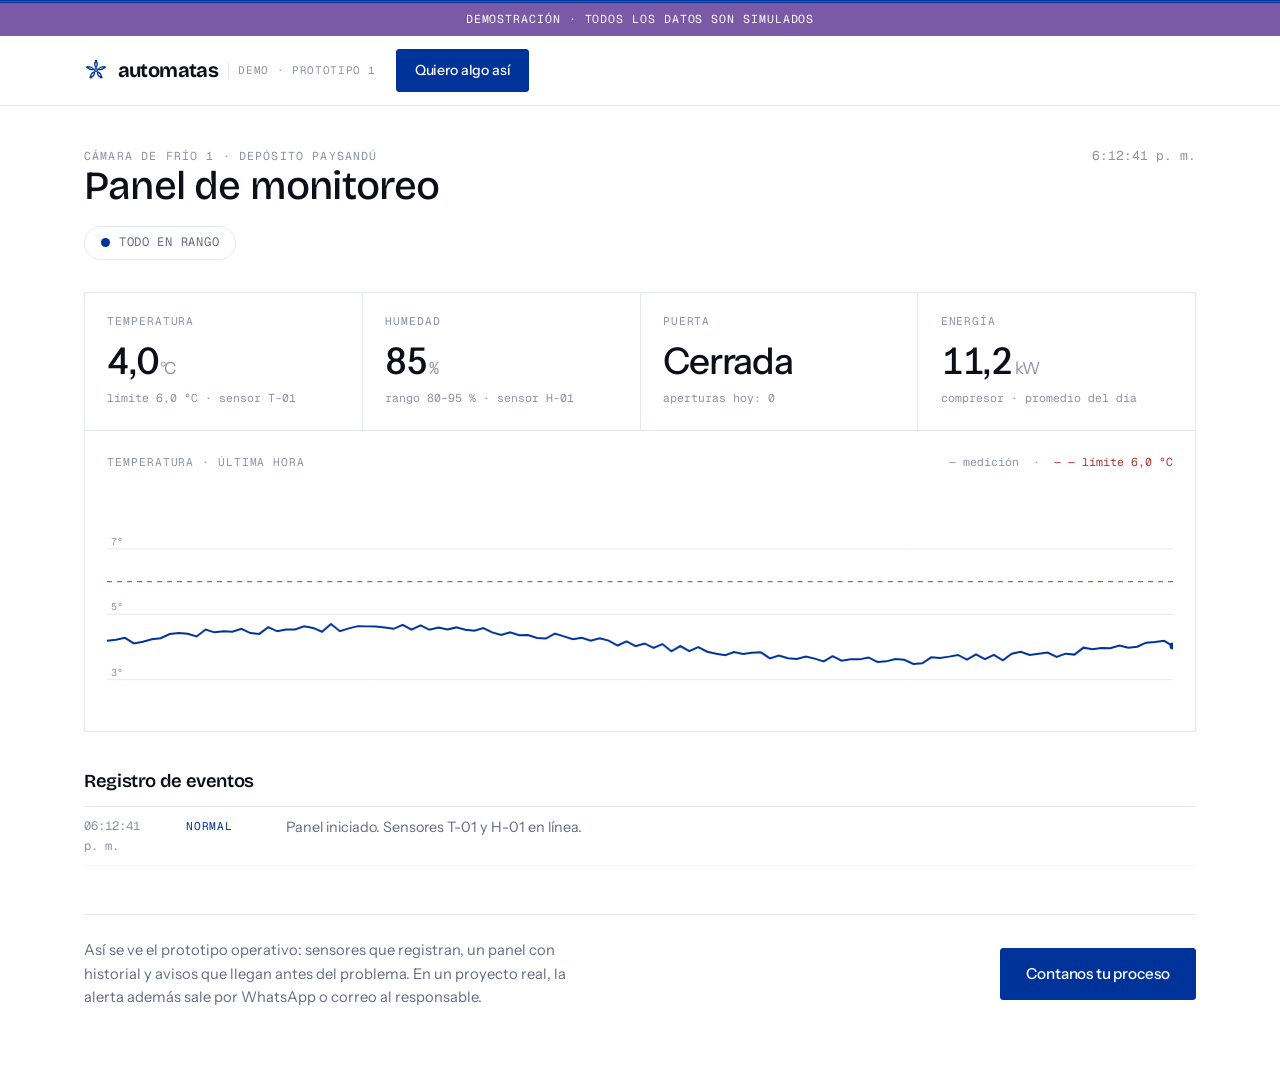
<file: demo/panel.html>
<!doctype html>
<html lang="es-UY">
  <head>
    <meta charset="utf-8" />
    <meta name="viewport" content="width=device-width, initial-scale=1" />
    <title>Panel de monitoreo · demo · automatas</title>
    <meta
      name="description"
      content="Demostración del prototipo operativo: indicadores en tiempo real y alertas sobre datos simulados."
    />
    <meta name="robots" content="noindex" />
    <link rel="icon" href="../favicon.svg" type="image/svg+xml" />
    <link rel="stylesheet" href="../estilos.css" />

    <style>
      /*
        Estilos propios del panel. Los tokens y las tipografías vienen de
        ../estilos.css; acá solo está lo que no existe en la landing.
        Todo el dato que se muestra es simulado: lo genera panel, abajo.
      */
      .aviso-demo {
        background: var(--lila);
        color: #fff;
        font-family: var(--mono);
        font-size: 0.72rem;
        letter-spacing: 0.08em;
        text-transform: uppercase;
        text-align: center;
        padding: 0.45rem 1rem;
      }

      .panel {
        padding: 2.5rem 0 5rem;
      }

      .panel__cabecera {
        display: flex;
        flex-wrap: wrap;
        align-items: baseline;
        justify-content: space-between;
        gap: 1rem;
      }
      .panel__cabecera h1 {
        font-size: clamp(1.7rem, 3.4vw, 2.5rem);
        font-weight: 500;
      }
      .reloj {
        font-family: var(--mono);
        font-size: 0.8rem;
        color: var(--gris-2);
        font-variant-numeric: tabular-nums;
      }

      /* estado general: una sola pastilla, arriba de todo */
      .estado-general {
        display: inline-flex;
        align-items: center;
        gap: 0.55rem;
        margin-top: 1.25rem;
        border: 1px solid var(--linea);
        border-radius: 999px;
        padding: 0.4rem 1rem;
        font-family: var(--mono);
        font-size: 0.76rem;
        letter-spacing: 0.06em;
        text-transform: uppercase;
        color: var(--gris);
      }
      .estado-general .punto {
        width: 9px;
        height: 9px;
        border-radius: 50%;
        background: var(--azul);
      }
      .estado-general[data-alerta='si'] {
        border-color: var(--rojo);
        color: var(--rojo);
      }
      .estado-general[data-alerta='si'] .punto {
        background: var(--rojo);
        animation: latido 1.1s ease-in-out infinite;
      }
      @keyframes latido {
        50% {
          opacity: 0.35;
        }
      }
      @media (prefers-reduced-motion: reduce) {
        .estado-general[data-alerta='si'] .punto {
          animation: none;
        }
      }

      .tiles {
        display: grid;
        gap: 1px;
        background: var(--linea);
        border: 1px solid var(--linea);
        margin-top: 2rem;
      }
      @media (min-width: 48rem) {
        .tiles {
          grid-template-columns: repeat(4, 1fr);
        }
      }
      .tile {
        background: var(--papel);
        padding: 1.25rem 1.4rem 1.4rem;
      }
      .tile .etiqueta {
        margin-bottom: 0.75rem;
      }
      .tile__valor {
        font-size: 2.3rem;
        font-weight: 500;
        letter-spacing: -0.03em;
        font-variant-numeric: tabular-nums;
        line-height: 1;
      }
      .tile__valor small {
        font-size: 1.05rem;
        color: var(--gris-2);
        font-weight: 400;
        margin-left: 0.15rem;
      }
      .tile__detalle {
        margin-top: 0.6rem;
        font-family: var(--mono);
        font-size: 0.72rem;
        color: var(--gris-2);
        font-variant-numeric: tabular-nums;
      }
      .tile[data-alerta='si'] {
        box-shadow: inset 3px 0 0 var(--rojo);
      }
      .tile[data-alerta='si'] .tile__valor {
        color: var(--rojo);
      }

      .grafico-caja {
        border: 1px solid var(--linea);
        border-top: 0;
        padding: 1.4rem;
        background: var(--papel);
      }
      .grafico-caja .fila {
        display: flex;
        flex-wrap: wrap;
        justify-content: space-between;
        align-items: baseline;
        gap: 0.75rem;
        margin-bottom: 1rem;
      }
      .grafico-caja .leyenda {
        font-family: var(--mono);
        font-size: 0.72rem;
        color: var(--gris-2);
      }
      .leyenda .limite {
        color: var(--rojo);
      }
      canvas {
        display: block;
        width: 100%;
        height: 220px;
      }

      .registro {
        margin-top: 2.5rem;
      }
      .registro h2 {
        font-size: 1.15rem;
        font-weight: 600;
        letter-spacing: -0.02em;
      }
      .registro ol {
        margin-top: 1rem;
        border-top: 1px solid var(--linea);
        max-height: 260px;
        overflow-y: auto;
      }
      .registro li {
        display: grid;
        grid-template-columns: 5.4rem 5.2rem 1fr;
        gap: 1rem;
        padding: 0.55rem 0;
        border-bottom: 1px solid var(--linea-2);
        font-size: 0.9rem;
        color: var(--gris);
      }
      .registro .hora {
        font-family: var(--mono);
        font-size: 0.76rem;
        color: var(--gris-2);
        font-variant-numeric: tabular-nums;
        padding-top: 0.1rem;
      }
      .registro .tipo {
        font-family: var(--mono);
        font-size: 0.7rem;
        letter-spacing: 0.06em;
        text-transform: uppercase;
        padding-top: 0.15rem;
      }
      .registro li[data-nivel='alerta'] .tipo {
        color: var(--rojo);
      }
      .registro li[data-nivel='ok'] .tipo {
        color: var(--azul);
      }

      .pie-demo {
        margin-top: 3rem;
        border-top: 1px solid var(--linea);
        padding-top: 1.5rem;
        display: flex;
        flex-wrap: wrap;
        justify-content: space-between;
        gap: 1rem;
        align-items: center;
      }
      .pie-demo p {
        color: var(--gris);
        font-size: 0.92rem;
        max-width: 52ch;
      }
    </style>
  </head>

  <body>
    <div class="franja-bandera"></div>
    <p class="aviso-demo">Demostración · todos los datos son simulados</p>

    <header class="barra">
      <nav class="contenedor barra__nav" aria-label="Principal">
        <a class="marca" href="../index.html">
          <svg class="flor flor--marca" aria-hidden="true" xmlns="http://www.w3.org/2000/svg" viewBox="0 0 160 160" fill="none" stroke="currentColor" stroke-linecap="round" stroke-linejoin="round"><g stroke-width="9"><path d="M80.00 64.00 Q97.00 42.00 80.00 20.00 Q63.00 42.00 80.00 64.00Z"/><path d="M95.22 75.06 Q121.39 84.43 137.06 61.46 Q110.89 52.09 95.22 75.06Z"/><path d="M89.40 92.94 Q88.58 120.73 115.27 128.54 Q116.09 100.75 89.40 92.94Z"/><path d="M70.60 92.94 Q43.91 100.75 44.73 128.54 Q71.42 120.73 70.60 92.94Z"/><path d="M64.78 75.06 Q49.11 52.09 22.94 61.46 Q38.61 84.43 64.78 75.06Z"/><circle cx="80" cy="80" r="9"/></g><g fill="currentColor" stroke="none"><circle cx="80.00" cy="20.00" r="8"/><circle cx="137.06" cy="61.46" r="8"/><circle cx="115.27" cy="128.54" r="8"/><circle cx="44.73" cy="128.54" r="8"/><circle cx="22.94" cy="61.46" r="8"/></g></svg>
          <span class="marca__nombre">automatas</span>
          <span class="marca__lugar">Demo · Prototipo 1</span>
        </a>
        <a class="boton boton--chico" href="../index.html#diagnostico"
          >Quiero algo así</a
        >
      </nav>
    </header>

    <main class="panel">
      <div class="contenedor">
        <div class="panel__cabecera">
          <div>
            <p class="antetitulo">Cámara de frío 1 · Depósito Paysandú</p>
            <h1>Panel de monitoreo</h1>
          </div>
          <span class="reloj" id="reloj" aria-hidden="true">—</span>
        </div>

        <span class="estado-general" id="estado" data-alerta="no" role="status">
          <span class="punto" aria-hidden="true"></span>
          <span id="estado-texto">Todo en rango</span>
        </span>

        <div class="tiles">
          <div class="tile" id="tile-temp">
            <span class="etiqueta">Temperatura</span>
            <p class="tile__valor"><span id="v-temp">—</span><small>°C</small></p>
            <p class="tile__detalle">límite 6,0 °C · sensor T-01</p>
          </div>
          <div class="tile" id="tile-hum">
            <span class="etiqueta">Humedad</span>
            <p class="tile__valor"><span id="v-hum">—</span><small>%</small></p>
            <p class="tile__detalle">rango 80–95 % · sensor H-01</p>
          </div>
          <div class="tile" id="tile-puerta">
            <span class="etiqueta">Puerta</span>
            <p class="tile__valor" id="v-puerta">—</p>
            <p class="tile__detalle">aperturas hoy: <span id="v-aperturas">0</span></p>
          </div>
          <div class="tile">
            <span class="etiqueta">Energía</span>
            <p class="tile__valor"><span id="v-kw">—</span><small>kW</small></p>
            <p class="tile__detalle">compresor · promedio del día</p>
          </div>
        </div>

        <div class="grafico-caja">
          <div class="fila">
            <span class="etiqueta" style="margin: 0">Temperatura · última hora</span>
            <span class="leyenda"
              >— medición &nbsp;·&nbsp; <span class="limite">— — límite 6,0 °C</span></span
            >
          </div>
          <canvas id="grafico" role="img" aria-label="Evolución de la temperatura de la última hora, con el límite de alerta marcado en 6 grados"></canvas>
        </div>

        <section class="registro">
          <h2>Registro de eventos</h2>
          <ol id="eventos" aria-live="polite"></ol>
        </section>

        <div class="pie-demo">
          <p>
            Así se ve el prototipo operativo: sensores que registran, un panel
            con historial y avisos que llegan antes del problema. En un proyecto
            real, la alerta además sale por WhatsApp o correo al responsable.
          </p>
          <a class="boton" href="../index.html#diagnostico"
            >Contanos tu proceso</a
          >
        </div>
      </div>
    </main>

    <script>
      /*
        Simulación. La temperatura oscila cerca de 4 °C; cada tanto "alguien
        abre la puerta" y la temperatura sube hasta cruzar el límite: ahí se
        dispara la alerta, queda en el registro y el sistema "recupera" solo.
        Determinista en su estructura, con ruido para que respire.
      */
      (function () {
        const LIMITE = 6.0;
        const PUNTOS = 120; // "última hora": un punto cada 30 s simulados

        const $ = (id) => document.getElementById(id);
        const fmt = (n, d = 1) => n.toFixed(d).replace('.', ',');

        let t = 0;
        let puerta = 0; // >0 mientras la puerta está abierta
        let aperturas = 0;
        let enAlerta = false;
        const serie = [];

        function temperatura() {
          const base = 4.1 + 0.5 * Math.sin(t / 19) + (Math.random() - 0.5) * 0.25;
          return base + (puerta > 0 ? Math.min(2.8, (8 - puerta) * 0.55) : 0);
        }

        function paso() {
          t += 1;

          // cada ~45 ticks, una apertura de puerta de 8 ticks
          if (puerta === 0 && t > 12 && t % 45 === 0) {
            puerta = 8;
            aperturas += 1;
            evento('puerta', 'Apertura de puerta registrada.');
          }
          if (puerta > 0) puerta -= 1;

          const temp = temperatura();
          serie.push(temp);
          if (serie.length > PUNTOS) serie.shift();

          const hum = 87 + 3.5 * Math.sin(t / 31) + (Math.random() - 0.5) * 1.2;
          const kw = 11.4 + (puerta > 0 ? 2.1 : 0) + (Math.random() - 0.5) * 0.4;

          $('v-temp').textContent = fmt(temp);
          $('v-hum').textContent = fmt(hum, 0);
          $('v-kw').textContent = fmt(kw);
          $('v-puerta').textContent = puerta > 0 ? 'Abierta' : 'Cerrada';
          $('v-aperturas').textContent = aperturas;
          $('tile-puerta').dataset.alerta = puerta > 0 ? 'si' : 'no';

          const cruzada = temp > LIMITE;
          $('tile-temp').dataset.alerta = cruzada ? 'si' : 'no';
          if (cruzada && !enAlerta) {
            enAlerta = true;
            estado('si', 'Alerta: temperatura sobre el límite');
            evento(
              'alerta',
              'Temperatura ' + fmt(temp) + ' °C, sobre el límite de 6,0 °C. Aviso enviado al responsable.'
            );
          }
          if (!cruzada && enAlerta) {
            enAlerta = false;
            estado('no', 'Todo en rango');
            evento('ok', 'Temperatura de nuevo en rango (' + fmt(temp) + ' °C).');
          }

          dibujar();
          reloj();
        }

        function estado(alerta, texto) {
          $('estado').dataset.alerta = alerta;
          $('estado-texto').textContent = texto;
        }

        function evento(tipo, texto) {
          const li = document.createElement('li');
          li.dataset.nivel = tipo === 'alerta' ? 'alerta' : tipo === 'ok' ? 'ok' : 'info';
          const etiquetas = { alerta: 'alerta', ok: 'normal', puerta: 'puerta' };
          li.innerHTML =
            '<span class="hora">' + horaSimulada() + '</span>' +
            '<span class="tipo">' + etiquetas[tipo] + '</span>' +
            '<span>' + texto + '</span>';
          const lista = $('eventos');
          lista.insertBefore(li, lista.firstChild);
          while (lista.children.length > 30) lista.removeChild(lista.lastChild);
        }

        function horaSimulada() {
          const d = new Date();
          return d.toLocaleTimeString('es-UY', { hour: '2-digit', minute: '2-digit', second: '2-digit' });
        }

        function reloj() {
          $('reloj').textContent = new Date().toLocaleTimeString('es-UY');
        }

        /* gráfico: línea sobre canvas, con el límite punteado */
        const lienzo = $('grafico');
        const ctx = lienzo.getContext('2d');

        function dibujar() {
          const estilo = getComputedStyle(document.documentElement);
          const azul = estilo.getPropertyValue('--azul').trim();
          const rojo = estilo.getPropertyValue('--rojo').trim();
          const linea = estilo.getPropertyValue('--linea').trim();
          const gris = estilo.getPropertyValue('--gris-2').trim();

          const r = window.devicePixelRatio || 1;
          const w = lienzo.clientWidth, h = lienzo.clientHeight;
          if (lienzo.width !== w * r) { lienzo.width = w * r; lienzo.height = h * r; }
          ctx.setTransform(r, 0, 0, r, 0, 0);
          ctx.clearRect(0, 0, w, h);

          const MIN = 2.5, MAX = 8.5;
          const y = (v) => h - ((v - MIN) / (MAX - MIN)) * (h - 24) - 12;
          const x = (i) => (i / (PUNTOS - 1)) * w;

          // rejilla mínima
          ctx.strokeStyle = linea;
          ctx.lineWidth = 1;
          [3, 5, 7].forEach((v) => {
            ctx.beginPath(); ctx.moveTo(0, y(v)); ctx.lineTo(w, y(v)); ctx.stroke();
            ctx.fillStyle = gris;
            ctx.font = '10px "Geist Mono", monospace';
            ctx.fillText(v + '°', 4, y(v) - 4);
          });

          // límite
          ctx.strokeStyle = rojo;
          ctx.setLineDash([5, 5]);
          ctx.beginPath(); ctx.moveTo(0, y(LIMITE)); ctx.lineTo(w, y(LIMITE)); ctx.stroke();
          ctx.setLineDash([]);

          // serie
          ctx.strokeStyle = azul;
          ctx.lineWidth = 2;
          ctx.beginPath();
          serie.forEach((v, i) => {
            const px = x(i + (PUNTOS - serie.length)), py = y(v);
            i === 0 ? ctx.moveTo(px, py) : ctx.lineTo(px, py);
          });
          ctx.stroke();

          // punto final
          if (serie.length) {
            const px = x(PUNTOS - 1), py = y(serie[serie.length - 1]);
            ctx.fillStyle = serie[serie.length - 1] > LIMITE ? rojo : azul;
            ctx.beginPath(); ctx.arc(px, py, 3.5, 0, Math.PI * 2); ctx.fill();
          }
        }

        // precarga: una hora de historia antes del primer render
        for (let i = 0; i < PUNTOS; i++) {
          t += 1;
          if (puerta > 0) puerta -= 1;
          serie.push(temperatura());
        }
        evento('ok', 'Panel iniciado. Sensores T-01 y H-01 en línea.');
        paso();
        setInterval(paso, 1500);
        window.addEventListener('resize', dibujar);
      })();
    </script>
  </body>
</html>
</file>
<file: estilos.css>
@import url('fuentes/fuentes.css');

/*
  Identidad: bandera de Paysandú (Silvio Giordano, 1992). Campo blanco,
  azul #003399, rojo #b43232 y el lila de la flor del mburucuyá.

  El tratamiento es contemporáneo y austero: una grotesca con carácter para
  titulares, una sans neutra para texto de cuerpo, y una mono para
  etiquetas y datos. Tipografía grande, casi ningún borde. El color
  aparece en dos lugares y nada más.
*/

:root {
  --papel: #ffffff;
  --tinta: #0b0f1a;
  --gris: #616b84;
  --gris-2: #8a93a8;
  --linea: #e6e9f0;
  --linea-2: #f1f3f8;
  --azul: #003399;
  --azul-hover: #00257a;
  --azul-tinte: #eaeffb;
  --lila: #7a5aa6;
  --rojo: #b43232;

  --barra-fondo: rgba(255, 255, 255, 0.88);
  --sombra-boton: rgba(0, 51, 153, 0.45);
  --sombra-linea: rgba(11, 15, 26, 0.35);
  --sombra-jugar: rgba(11, 15, 26, 0.12);
  --captura-color: rgba(0, 51, 153, 0.5);

  /* 0 en claro, 1 en oscuro: mueve la perilla de .interruptor-tema y cruza
     sus íconos de sol/luna sin repetir la lógica de tema en esa regla. */
  --activo: 0;

  /* Titulares: Bricolage Grotesque, más expresiva que la sans de cuerpo —
     es lo que le da carácter a h1/h2/h3 sin agregar color ni cajas. */
  --display: 'Bricolage Grotesque', ui-sans-serif, system-ui, -apple-system,
    'Segoe UI', sans-serif;
  --sans: 'Instrument Sans', ui-sans-serif, system-ui, -apple-system,
    'Segoe UI', sans-serif;
  --mono: 'Geist Mono', ui-monospace, 'SFMono-Regular', 'Menlo', monospace;

  --rebote: cubic-bezier(0.16, 1, 0.3, 1);
  --ancho: 1160px;

  color-scheme: light dark;
}

/*
  Modo oscuro: sigue al sistema por defecto, pero .interruptor-tema (en la
  barra) puede forzarlo para esta visita —app.js le pone data-theme="oscuro"
  o "claro" en <html> y lo recuerda en localStorage—. Por eso son dos
  bloques: éste reacciona al sistema salvo que haya una elección explícita
  ("claro" le gana incluso de noche), y el de abajo aplica "oscuro" elegido
  a mano aunque el sistema esté en claro.

  Dos colores quedan fijos en los dos temas, a propósito: el azul de
  `.territorio` y el `.pie` oscuro son gestos de bandera, no superficies de
  interfaz — no tiene sentido que se aclaren de noche. Por eso no usan estos
  tokens; están en su regla con el valor literal, más abajo.
*/
@media (prefers-color-scheme: dark) {
  :root:not([data-theme='claro']) {
    --papel: #0c1120;
    --tinta: #eef1f7;
    --gris: #a3acc4;
    --gris-2: #78829c;
    --linea: #232b42;
    --linea-2: #161c2e;
    --azul: #3f6fe0;
    --azul-hover: #5b86ff;
    --azul-tinte: #16213d;
    --barra-fondo: rgba(12, 17, 32, 0.82);
    --sombra-boton: rgba(63, 111, 224, 0.55);
    --sombra-linea: rgba(0, 0, 0, 0.6);
    --sombra-jugar: rgba(0, 0, 0, 0.5);
    --captura-color: rgba(63, 111, 224, 0.65);
    --activo: 1;
  }
}
:root[data-theme='oscuro'] {
  --papel: #0c1120;
  --tinta: #eef1f7;
  --gris: #a3acc4;
  --gris-2: #78829c;
  --linea: #232b42;
  --linea-2: #161c2e;
  --azul: #3f6fe0;
  --azul-hover: #5b86ff;
  --azul-tinte: #16213d;
  --barra-fondo: rgba(12, 17, 32, 0.82);
  --sombra-boton: rgba(63, 111, 224, 0.55);
  --sombra-linea: rgba(0, 0, 0, 0.6);
  --sombra-jugar: rgba(0, 0, 0, 0.5);
  --captura-color: rgba(63, 111, 224, 0.65);
  --activo: 1;
}

*,
*::before,
*::after {
  box-sizing: border-box;
}

html {
  scroll-behavior: smooth;
  -webkit-text-size-adjust: 100%;
}

@media (prefers-reduced-motion: reduce) {
  html {
    scroll-behavior: auto;
  }
  *,
  *::before,
  *::after {
    animation-duration: 0.01ms !important;
    transition-duration: 0.01ms !important;
  }
}

body {
  margin: 0;
  background: var(--papel);
  color: var(--tinta);
  font-family: var(--sans);
  font-size: 17px;
  line-height: 1.6;
  font-weight: 400;
  -webkit-font-smoothing: antialiased;
  text-rendering: optimizeLegibility;
}

h1,
h2,
h3 {
  margin: 0;
  font-family: var(--display);
  font-weight: 700;
  letter-spacing: -0.02em;
  line-height: 1;
  text-wrap: balance;
}

p {
  margin: 0;
}

ul,
ol {
  margin: 0;
  padding: 0;
  list-style: none;
}

a {
  color: var(--azul);
}

img,
svg {
  max-width: 100%;
}

:focus-visible {
  outline: 2px solid var(--azul);
  outline-offset: 3px;
  border-radius: 2px;
}

::selection {
  background: var(--azul);
  color: #fff;
}

/* ---------- estructura ---------- */

.contenedor {
  max-width: var(--ancho);
  margin: 0 auto;
  padding: 0 1.5rem;
}

.seccion {
  padding: 5.5rem 0;
  scroll-margin-top: 4.5rem;
}
.seccion--linea {
  border-top: 1px solid var(--linea);
}

@media (min-width: 48rem) {
  .seccion {
    padding: 8rem 0;
  }
}

/* Etiqueta en mono: ordena la página y marca el tono técnico. */
.antetitulo {
  font-family: var(--mono);
  font-size: 0.72rem;
  font-weight: 400;
  letter-spacing: 0.1em;
  text-transform: uppercase;
  color: var(--gris-2);
}

.titulo {
  font-size: clamp(2rem, 4vw, 3.15rem);
  margin: 1.5rem 0 0;
  max-width: 22ch;
}

.entrada {
  margin-top: 1.5rem;
  color: var(--gris);
  max-width: 46ch;
  font-size: 1.05rem;
}

/*
  La flor del mburucuyá va en línea dentro del HTML, no como máscara CSS:
  las máscaras con archivo externo no cargan al abrir la página por file://
  y el logo desaparecía. Los trazos toman el color de `color`, así que la
  misma flor sirve en azul en la barra y en lila en el pie.

  Los archivos flor.svg y flor-marca.svg se conservan como fuente: son los
  que se editan y se pegan de nuevo si la marca cambia.
*/
.flor {
  display: block;
  overflow: visible;
}

/*
  Los cinco nodos de la flor —las puntas de cada pétalo— arrancan dispersos
  y viajan hasta su lugar cuando la página carga: cada uno desde una
  dirección distinta, cruzando el centro, como si la flor se ensamblara.
  Corre una sola vez, en las tres flores del sitio (barra, portada, pie).

  --dx/--dy es el punto de partida de cada nodo, medido desde su posición
  final (mismas unidades que el viewBox, así que valen igual en la flor
  chica y en la grande). transform-box: fill-box centra la escala en el
  propio nodo, no en la esquina del dibujo.
*/
.flor .nodo {
  transform-box: fill-box;
  transform-origin: center;
  animation: nodo-llega 1.2s var(--rebote) both;
}
.flor .nodo-b {
  animation-delay: 0s;
}
.flor .nodo-c,
.flor .nodo-d {
  animation-delay: 0.12s;
}
.flor .nodo-a,
.flor .nodo-e {
  animation-delay: 0.24s;
}
.flor .nodo-a {
  --dx: -58;
  --dy: 96;
}
.flor .nodo-b {
  --dx: -6;
  --dy: 100;
}
.flor .nodo-c {
  --dx: -110;
  --dy: -70;
}
.flor .nodo-d {
  --dx: 110;
  --dy: -70;
}
.flor .nodo-e {
  --dx: 58;
  --dy: 96;
}

@keyframes nodo-llega {
  from {
    opacity: 0;
    transform: translate(calc(var(--dx) * 1px), calc(var(--dy) * 1px)) scale(0.35);
  }
  60% {
    opacity: 1;
  }
  to {
    opacity: 1;
    transform: translate(0, 0) scale(1);
  }
}

/*
  Transiciones de entrada. Las clases las pone app.js al arrancar, no el HTML:
  si el JavaScript no corre, nada queda escondido y la página se lee igual.
  El desfase entre hermanos lo calcula el script en --retraso.
*/
.aparece {
  opacity: 0;
  transform: translateY(18px);
  transition: opacity 0.7s var(--rebote),
    transform 0.7s var(--rebote);
  transition-delay: var(--retraso, 0ms);
}
.aparece.visible {
  opacity: 1;
  transform: none;
}

/* El filete que separa dos secciones se dibuja de izquierda a derecha. */
.linea-animada {
  border-top: 0;
  position: relative;
}
.linea-animada::before {
  content: '';
  position: absolute;
  top: 0;
  left: 0;
  right: 0;
  height: 1px;
  background: var(--linea);
  transform: scaleX(0);
  transform-origin: left center;
  transition: transform 1.1s var(--rebote);
}
.linea-animada.visible::before {
  transform: scaleX(1);
}

@media (prefers-reduced-motion: reduce) {
  .aparece,
  .aparece.visible {
    opacity: 1;
    transform: none;
    transition: none;
  }
  .linea-animada::before {
    transform: scaleX(1);
    transition: none;
  }
}

.saltar {
  position: absolute;
  left: -9999px;
}
.saltar:focus {
  left: 1rem;
  top: 1rem;
  z-index: 60;
  background: var(--papel);
  padding: 0.6rem 1rem;
  border: 1px solid var(--azul);
}

/* ---------- botones ---------- */

.boton {
  display: inline-flex;
  align-items: center;
  justify-content: center;
  padding: 0.8rem 1.6rem;
  border: 1px solid var(--azul);
  border-radius: 3px;
  background: var(--azul);
  color: #fff;
  font-family: var(--sans);
  font-size: 0.95rem;
  font-weight: 500;
  letter-spacing: -0.01em;
  text-decoration: none;
  cursor: pointer;
  transition: background-color 0.16s ease, border-color 0.16s ease,
    color 0.16s ease, transform 0.25s var(--rebote), box-shadow 0.25s var(--rebote);
}
.boton:hover {
  background: var(--azul-hover);
  border-color: var(--azul-hover);
  transform: translateY(-2px);
  box-shadow: 0 8px 20px -10px var(--sombra-boton);
}
.boton:active {
  transform: translateY(0);
  box-shadow: none;
}
.boton[disabled] {
  opacity: 0.55;
  cursor: progress;
  transform: none;
  box-shadow: none;
}

.boton--linea {
  background: transparent;
  color: var(--tinta);
  border-color: var(--linea);
}
.boton--linea:hover {
  background: transparent;
  border-color: var(--tinta);
  color: var(--tinta);
  box-shadow: 0 8px 20px -12px var(--sombra-linea);
}

.boton--chico {
  padding: 0.55rem 1.1rem;
  font-size: 0.88rem;
}

/* ---------- barra superior ---------- */

/*
  Las tres franjas de la bandera, reducidas a una línea. Colores literales
  a propósito, no los tokens --azul/--rojo: es un gesto heráldico, no una
  superficie de interfaz, así que no cambia con el tema.
*/
.franja-bandera {
  height: 3px;
  background: linear-gradient(
    to bottom,
    #003399 0 33.33%,
    #b43232 33.33% 66.66%,
    #003399 66.66% 100%
  );
}

.barra {
  position: sticky;
  top: 0;
  z-index: 40;
  background: var(--barra-fondo);
  backdrop-filter: blur(10px);
  border-bottom: 1px solid var(--linea);
}

.barra__nav {
  display: flex;
  align-items: center;
  gap: 1.25rem;
  padding-top: 0.85rem;
  padding-bottom: 0.85rem;
}

.marca {
  display: flex;
  align-items: center;
  gap: 0.6rem;
  text-decoration: none;
  color: var(--tinta);
  flex-shrink: 0;
}
.marca .flor {
  width: 1.5rem;
  height: 1.5rem;
  color: var(--azul);
  flex-shrink: 0;
  transition: transform 0.55s cubic-bezier(0.2, 0.7, 0.2, 1);
}
/* Al pasar por encima, la flor avanza un pétalo: 360 / 5. */
.marca:hover .flor {
  transform: rotate(72deg);
}
@media (prefers-reduced-motion: reduce) {
  .marca:hover .flor {
    transform: none;
  }
}
.marca__nombre {
  font-family: var(--display);
  font-size: 1.25rem;
  font-weight: 700;
  letter-spacing: -0.03em;
}
.marca__lugar {
  font-family: var(--mono);
  font-size: 0.68rem;
  letter-spacing: 0.06em;
  text-transform: uppercase;
  color: var(--gris-2);
  padding-left: 0.6rem;
  border-left: 1px solid var(--linea);
}

.barra__enlaces {
  display: none;
  margin-left: auto;
  gap: 2rem;
  align-items: center;
}
.barra__enlaces a {
  position: relative;
  font-size: 0.92rem;
  color: var(--gris);
  text-decoration: none;
  padding-bottom: 0.25rem;
  transition: color 0.16s ease;
}
.barra__enlaces a::after {
  content: '';
  position: absolute;
  left: 0;
  right: 0;
  bottom: 0;
  height: 1px;
  background: var(--tinta);
  transform: scaleX(0);
  transform-origin: right;
  transition: transform 0.32s var(--rebote);
}
.barra__enlaces a:hover {
  color: var(--tinta);
}
.barra__enlaces a:hover::after {
  transform: scaleX(1);
  transform-origin: left;
}

/*
  Interruptor de tema: sol y luna dentro de una perilla que desliza. Sin
  JavaScript, .barra__enlaces ya no está para empujarlo, así que él mismo
  toma el margin-left:auto en el celular; en el nav ancho lo cede de vuelta
  (los enlaces ya empujan el grupo entero).
*/
.interruptor-tema {
  position: relative;
  display: inline-flex;
  align-items: center;
  width: 3rem;
  height: 1.625rem;
  padding: 0.1875rem;
  margin-left: auto;
  flex-shrink: 0;
  border: 1px solid var(--linea);
  border-radius: 999px;
  background: var(--linea-2);
  cursor: pointer;
  transition: border-color 0.2s ease, background-color 0.2s ease;
}
.interruptor-tema__perilla {
  position: absolute;
  top: 0.1875rem;
  left: 0.1875rem;
  width: 1.25rem;
  height: 1.25rem;
  border-radius: 50%;
  background: var(--papel);
  box-shadow: 0 1px 4px rgba(11, 15, 26, 0.25);
  transform: translateX(calc(var(--activo, 0) * 1.375rem));
  transition: transform 0.3s var(--rebote);
  display: flex;
  align-items: center;
  justify-content: center;
}
.interruptor-tema__icono {
  position: absolute;
  width: 0.8rem;
  height: 0.8rem;
  color: var(--gris);
  transition: opacity 0.2s ease;
}
.interruptor-tema__icono--sol {
  opacity: calc(1 - var(--activo, 0));
}
.interruptor-tema__icono--luna {
  opacity: var(--activo, 0);
}
@media (prefers-reduced-motion: reduce) {
  .interruptor-tema__perilla {
    transition: none;
  }
}

.barra .boton {
  flex-shrink: 0;
}

@media (min-width: 64rem) {
  .barra__enlaces {
    display: flex;
  }
  .interruptor-tema {
    margin-left: 0;
  }
}
@media (max-width: 26rem) {
  .marca__lugar {
    display: none;
  }
}

/* ---------- portada ---------- */

.portada {
  position: relative;
  overflow: hidden;
  padding: 4.5rem 0 5rem;
}
/*
  El canvas cubre todo el hero (no solo el recuadro de la flor): las
  partículas nacen dispersas por el fondo entero y viajan hacia la flor.
  app.js le pone tamaño real en píxeles; sin eso queda a 0x0 y no se ve
  ni estorba.
*/
.portada__particulas {
  position: absolute;
  inset: 0;
  z-index: 0;
  pointer-events: none;
}
.portada__grilla {
  position: relative;
  z-index: 1;
  display: grid;
  gap: 3.5rem;
  align-items: center;
}
.portada h1 {
  font-size: clamp(2.9rem, 7vw, 5.6rem);
  line-height: 0.95;
  letter-spacing: -0.025em;
  margin: 1.75rem 0 0;
  max-width: 16ch;
}
.portada__bajada {
  margin-top: 1.75rem;
  font-size: 1.15rem;
  line-height: 1.55;
  color: var(--gris);
  max-width: 44ch;
}
.portada__acciones {
  display: flex;
  flex-wrap: wrap;
  gap: 0.75rem;
  margin-top: 2.5rem;
}
.portada__micro {
  margin-top: 1.5rem;
  font-family: var(--mono);
  font-size: 0.78rem;
  color: var(--gris-2);
}
/*
  La flor de la portada gira despacio sobre el plano, plana —igual que el
  logo de la barra y el pie, sin inclinación en perspectiva—. El giro es
  lento a propósito —una vuelta cada 54 s— para que lea como mecanismo en
  marcha y no como indicador de carga.
*/
.portada__marca {
  display: none;
  justify-content: center;
}
.portada__marca .flor {
  width: 18rem;
  height: 18rem;
  color: var(--azul);
  opacity: 0.92;
  transform: rotate(0deg);
  transform-origin: 50% 50%;
  animation: girar 54s linear infinite;
  will-change: transform;
  transition: opacity 0.6s var(--rebote);
}
/*
  app.js agrega esta clase apenas decide animar las partículas (y solo
  entonces): la flor de abajo queda invisible mientras se ensamblan, y la
  saca cuando terminan. La rotación (arriba) sigue corriendo igual todo
  este tiempo aunque no se vea, así el traspaso no tiene que reiniciarla.
*/
.portada__marca .flor--esperando {
  opacity: 0;
}

@keyframes girar {
  from {
    transform: rotate(0deg);
  }
  to {
    transform: rotate(360deg);
  }
}

/* Sin movimiento: se detiene el giro, la flor queda plana y quieta. */
@media (prefers-reduced-motion: reduce) {
  .portada__marca .flor {
    animation: none;
    transform: rotate(18deg);
  }
}

@media (min-width: 64rem) {
  .portada {
    padding: 7rem 0 7.5rem;
  }
  .portada__grilla {
    grid-template-columns: 1.25fr 0.75fr;
  }
  .portada__marca {
    display: flex;
  }
}

/* ---------- puente Paysandú-Colón ---------- */

/*
  El puente General Artigas como fondo: línea gris clara, sin bloque propio
  de altura fija. En pantallas chicas se muestra el tramo central —la parte
  reconocible— recortando los extremos con el contenedor.
*/
.puente {
  overflow: hidden;
  color: var(--gris-2);
  opacity: 0.55;
  margin-bottom: -6px; /* el agua toca la franja azul: el río llega al borde */
  pointer-events: none;
}
.puente__dibujo {
  display: block;
  width: 100%;
  max-width: none; /* anula el max-width global de svg: acá el desborde es deliberado */
  height: auto;
}
@media (max-width: 48rem) {
  .puente__dibujo {
    /* El vano principal está al 62 % del dibujo (la aproximación argentina
       es más larga); este corrimiento lo deja centrado en pantalla. */
    width: 220%;
    margin-left: -86%;
  }
}

/* ---------- franja de territorio ---------- */

/* Azul literal, no el token: es el azul de la bandera, no se aclara de noche. */
.territorio {
  background: #003399;
  color: #fff;
}
.territorio__grilla {
  display: grid;
  gap: 1.25rem;
  padding-top: 1.75rem;
  padding-bottom: 1.75rem;
}
.territorio p {
  font-size: 1.02rem;
  color: rgba(255, 255, 255, 0.82);
  max-width: 60ch;
}
.territorio strong {
  color: #fff;
  font-weight: 500;
}
.territorio ul {
  display: flex;
  flex-wrap: wrap;
  gap: 0.3rem 1.1rem;
}
.territorio li {
  font-family: var(--mono);
  font-size: 0.72rem;
  letter-spacing: 0.06em;
  text-transform: uppercase;
  color: rgba(255, 255, 255, 0.62);
}

@media (min-width: 62rem) {
  .territorio__grilla {
    grid-template-columns: 1.5fr 1fr;
    align-items: center;
  }
  .territorio ul {
    justify-content: flex-end;
  }
}

/* ---------- problemas ---------- */

.sintomas {
  display: grid;
  margin-top: 3.5rem;
  border-top: 1px solid var(--linea);
}
.sintomas li {
  padding: 1.1rem 0;
  border-bottom: 1px solid var(--linea);
  color: var(--gris);
  font-size: 1.02rem;
}

@media (min-width: 48rem) {
  .sintomas {
    grid-template-columns: 1fr 1fr;
    column-gap: 4rem;
  }
}

/* ---------- columnas (usada por demostraciones) ---------- */

/*
  Se acomoda sola según cuántas tarjetas haya: con dos, dos columnas anchas;
  con tres, tres columnas más angostas. auto-fit colapsa las pistas vacías,
  así que no hace falta una clase --dos / --tres distinta para cada caso.
*/
.columnas {
  display: grid;
  gap: 2.5rem;
  margin-top: 3.5rem;
}
@media (min-width: 56rem) {
  .columnas {
    grid-template-columns: repeat(auto-fit, minmax(19rem, 1fr));
    gap: 3rem;
  }
}

/* ---------- proceso ---------- */

.etapas {
  display: grid;
  gap: 2.25rem;
  margin-top: 3.5rem;
}
.etapa {
  border-top: 1px solid var(--linea);
  padding-top: 1.25rem;
}
.etapa__numero {
  display: block;
  font-family: var(--mono);
  font-size: 0.72rem;
  color: var(--azul);
  letter-spacing: 0.04em;
}
.etapa h3 {
  margin-top: 0.9rem;
  font-size: 1.2rem;
  font-weight: 600;
  letter-spacing: -0.02em;
}
.etapa p {
  margin-top: 0.6rem;
  font-size: 0.94rem;
  color: var(--gris);
}
@media (min-width: 56rem) {
  .etapas {
    grid-template-columns: repeat(5, 1fr);
    gap: 1.5rem;
  }
}

.apunte {
  margin-top: 3.5rem;
  padding-top: 1.5rem;
  border-top: 1px solid var(--linea);
  font-size: 0.96rem;
  color: var(--gris);
  max-width: 62ch;
}

/* ---------- demostraciones ---------- */

.demo__captura {
  aspect-ratio: 16 / 10;
  display: flex;
  align-items: center;
  justify-content: center;
  background: var(--azul-tinte);
  border-radius: 3px;
  font-family: var(--mono);
  font-size: 0.72rem;
  letter-spacing: 0.08em;
  text-transform: uppercase;
  color: var(--captura-color);
  text-align: center;
  padding: 0 1.5rem;
}

/*
  Miniatura del panel de demo/panel.html, dibujada en CSS puro (sin captura
  de pantalla que mantener) y animada: parece un gráfico corriendo. Al pasar
  el mouse aparece la invitación a abrirlo.
*/
.demo__captura--enlace {
  position: relative;
  overflow: hidden;
  text-decoration: none;
  color: var(--azul);
  background: var(--azul-tinte);
  background-image: linear-gradient(
      to right,
      transparent 0 68%,
      var(--rojo) 68% calc(68% + 1px),
      transparent calc(68% + 1px)
    ),
    repeating-linear-gradient(
      to right,
      var(--azul) 0 2px,
      transparent 2px 15%,
      var(--azul) 15% calc(15% + 2px),
      transparent calc(15% + 2px) 34%,
      var(--azul) 34% calc(34% + 2px),
      transparent calc(34% + 2px) 52%,
      var(--azul) 52% calc(52% + 2px),
      transparent calc(52% + 2px) 68%,
      var(--azul) 68% calc(68% + 2px),
      transparent calc(68% + 2px) 100%
    );
  background-size: 100% 100%, 200% 55%;
  background-position: 0 0, 0 65%;
  background-repeat: no-repeat;
  animation: pulso-panel 3.4s ease-in-out infinite;
  transition: transform 0.35s var(--rebote), box-shadow 0.35s var(--rebote);
}
.demo__captura--enlace:hover,
.demo__captura--enlace:focus-visible {
  transform: translateY(-3px);
  box-shadow: 0 14px 30px -16px var(--sombra-boton);
}
@keyframes pulso-panel {
  0%,
  100% {
    background-position: 0 0, 0 65%;
  }
  50% {
    background-position: 0 0, 0 58%;
  }
}
.demo__jugar {
  font-family: var(--mono);
  font-size: 0.78rem;
  letter-spacing: 0.06em;
  background: var(--papel);
  border: 1px solid var(--azul);
  border-radius: 999px;
  padding: 0.45rem 1rem;
  box-shadow: 0 2px 10px var(--sombra-jugar);
  transition: transform 0.16s ease;
}
.demo__captura--enlace:hover .demo__jugar,
.demo__captura--enlace:focus-visible .demo__jugar {
  transform: scale(1.04);
}
@media (prefers-reduced-motion: reduce) {
  .demo__captura--enlace {
    animation: none;
  }
}
.demo h3 {
  margin-top: 1rem;
  font-size: 1.5rem;
  font-weight: 600;
  letter-spacing: -0.025em;
  line-height: 1.15;
}
.demo__antetitulo {
  margin-top: 1.75rem;
}
.demo dl {
  margin: 1.75rem 0 0;
  display: grid;
  gap: 1.1rem;
}
.demo dt {
  font-family: var(--mono);
  font-size: 0.7rem;
  letter-spacing: 0.08em;
  text-transform: uppercase;
  color: var(--gris-2);
}
.demo dd {
  margin: 0.3rem 0 0;
  font-size: 0.96rem;
  color: var(--gris);
}
.demo__vivo {
  margin-top: 1.75rem;
  padding-top: 1.25rem;
  border-top: 1px solid var(--linea);
  font-size: 0.94rem;
  color: var(--tinta);
}
.demo__vivo strong {
  font-weight: 600;
}

/* ---------- preguntas ---------- */

.preguntas {
  margin-top: 3.5rem;
  max-width: 52rem;
  border-top: 1px solid var(--linea);
}
.pregunta {
  border-bottom: 1px solid var(--linea);
}
.pregunta summary {
  display: flex;
  align-items: center;
  justify-content: space-between;
  gap: 1.5rem;
  padding: 1.35rem 0;
  cursor: pointer;
  font-size: 1.12rem;
  font-weight: 500;
  letter-spacing: -0.02em;
  list-style: none;
  transition: color 0.2s ease;
}
.pregunta summary::-webkit-details-marker {
  display: none;
}
.pregunta summary:hover {
  color: var(--azul);
}
.pregunta .mas {
  flex-shrink: 0;
  width: 1rem;
  height: 1rem;
  position: relative;
  transition: transform 0.3s var(--rebote);
}
.pregunta .mas::before,
.pregunta .mas::after {
  content: '';
  position: absolute;
  background: currentColor;
  top: 50%;
  left: 0;
  width: 100%;
  height: 1px;
}
.pregunta .mas::after {
  transform: rotate(90deg);
}
.pregunta summary:hover .mas {
  transform: rotate(90deg);
}
.pregunta[open] .mas {
  transform: rotate(45deg);
}
.pregunta p {
  padding-bottom: 1.5rem;
  max-width: 62ch;
  color: var(--gris);
  font-size: 0.98rem;
}

/* ---------- diagnóstico: ventana flotante ---------- */

/*
  <dialog> nativo. Se centra solo (la hoja de estilos del navegador ya le
  pone position:fixed + inset:0 + margin:auto al abrirse con showModal());
  acá se le quita el marco por defecto y se le da la identidad del sitio.

  La entrada usa @starting-style: si el navegador no la soporta, la ventana
  aparece de golpe en vez de con la transición — se degrada con gracia, no
  se rompe.
*/
.dialogo {
  border: 0;
  border-radius: 6px;
  padding: 0;
  width: min(37rem, calc(100vw - 2rem));
  max-height: min(88vh, 56rem);
  background: var(--papel);
  color: var(--tinta);
  box-shadow: 0 24px 60px -20px rgba(11, 15, 26, 0.35);
  opacity: 0;
  transform: translateY(14px) scale(0.97);
  transition: opacity 0.22s ease, transform 0.24s var(--rebote),
    overlay 0.22s ease allow-discrete, display 0.22s ease allow-discrete;
}
.dialogo[open] {
  opacity: 1;
  transform: none;
}
@starting-style {
  .dialogo[open] {
    opacity: 0;
    transform: translateY(14px) scale(0.97);
  }
}
.dialogo::backdrop {
  background: rgba(11, 15, 26, 0.55);
  transition: background-color 0.22s ease, overlay 0.22s ease allow-discrete,
    display 0.22s ease allow-discrete;
}
@starting-style {
  .dialogo[open]::backdrop {
    background-color: rgba(11, 15, 26, 0);
  }
}

.dialogo__cuerpo {
  position: relative;
  max-height: min(88vh, 56rem);
  overflow-y: auto;
  padding: 3rem 1.5rem 1.75rem;
}
@media (min-width: 40rem) {
  .dialogo__cuerpo {
    padding: 3rem 2.5rem 2rem;
  }
}
.dialogo__titulo {
  font-size: clamp(1.5rem, 3.4vw, 1.9rem);
}

/*
  Marco para la reserva de horario: un <iframe> de Google Calendar (trae su
  propio diseño adentro, no se le toca el CSS) o, mientras no esté
  conectado, el placeholder de abajo con el mismo lenguaje visual que
  .demo__captura.
*/
.dialogo__calendario {
  display: block;
  margin-top: 1.75rem;
  width: 100%;
  height: 600px;
  border: 1px solid var(--linea);
  border-radius: 6px;
  overflow: hidden;
}

.dialogo__cerrar {
  position: absolute;
  top: 0.9rem;
  right: 0.9rem;
  width: 2rem;
  height: 2rem;
  border: 1px solid var(--linea);
  border-radius: 50%;
  background: var(--papel);
  cursor: pointer;
  transition: border-color 0.16s ease;
}
.dialogo__cerrar:hover {
  border-color: var(--tinta);
}
.dialogo__cerrar::before,
.dialogo__cerrar::after {
  content: '';
  position: absolute;
  top: 50%;
  left: 50%;
  width: 0.8rem;
  height: 1px;
  background: var(--gris);
}
.dialogo__cerrar::before {
  transform: translate(-50%, -50%) rotate(45deg);
}
.dialogo__cerrar::after {
  transform: translate(-50%, -50%) rotate(-45deg);
}

.dialogo__datos {
  margin-top: 2rem;
}

.datos {
  margin: 2.5rem 0 0;
  display: grid;
  gap: 0;
  border-top: 1px solid var(--linea);
}
.datos > div {
  display: flex;
  gap: 1.5rem;
  padding: 0.85rem 0;
  border-bottom: 1px solid var(--linea);
}
.datos dt {
  font-family: var(--mono);
  font-size: 0.7rem;
  letter-spacing: 0.08em;
  text-transform: uppercase;
  color: var(--gris-2);
  width: 6.5rem;
  flex-shrink: 0;
  padding-top: 0.15rem;
}
.datos dd {
  margin: 0;
  font-size: 0.96rem;
  color: var(--tinta);
}

/* Etiqueta en mono, versalita: la usan también los tiles de las demos. */
.etiqueta {
  display: block;
  font-family: var(--mono);
  font-size: 0.7rem;
  letter-spacing: 0.08em;
  text-transform: uppercase;
  color: var(--gris-2);
  margin-bottom: 0.5rem;
}

/* ---------- pie ---------- */

/* Tinta literal, no el token: el pie es oscuro en los dos temas a propósito. */
.pie {
  background: #0b0f1a;
  color: #fff;
  padding: 4.5rem 0 3rem;
}
.pie .marca {
  color: #fff;
}
.pie .marca .flor {
  color: var(--lila);
}
.pie__grilla {
  display: grid;
  gap: 2.5rem;
}
.pie__lema {
  margin-top: 1.25rem;
  max-width: 26ch;
  font-size: 0.94rem;
  color: rgba(255, 255, 255, 0.55);
}
.pie__bloque {
  display: grid;
  gap: 0.5rem;
  align-content: start;
  font-size: 0.94rem;
}
.pie__titulo {
  font-family: var(--mono);
  font-size: 0.7rem;
  letter-spacing: 0.1em;
  text-transform: uppercase;
  color: rgba(255, 255, 255, 0.4);
  margin-bottom: 0.35rem;
}
.pie__bloque a {
  color: rgba(255, 255, 255, 0.85);
  text-decoration: none;
}
.pie__bloque a:hover {
  color: #fff;
  text-decoration: underline;
}
.pie__bloque span {
  color: rgba(255, 255, 255, 0.55);
}
@media (min-width: 56rem) {
  .pie__grilla {
    grid-template-columns: 1.4fr 1fr 1fr;
    gap: 3rem;
  }
}

.pie__cierre {
  margin-top: 4rem;
  padding-top: 1.5rem;
  border-top: 1px solid rgba(255, 255, 255, 0.12);
  display: flex;
  flex-wrap: wrap;
  justify-content: space-between;
  align-items: center;
  gap: 1rem;
}
/* Diecinueve puntos: los diecinueve departamentos, como en la bandera. */
.departamentos {
  display: flex;
  gap: 6px;
}
.departamentos span {
  width: 4px;
  height: 4px;
  border-radius: 50%;
  background: var(--lila);
}
.firma,
.copyright {
  font-family: var(--mono);
  font-size: 0.72rem;
  letter-spacing: 0.06em;
  text-transform: uppercase;
  color: rgba(255, 255, 255, 0.4);
}
.copyright {
  margin-top: 1.25rem;
}
</file>
